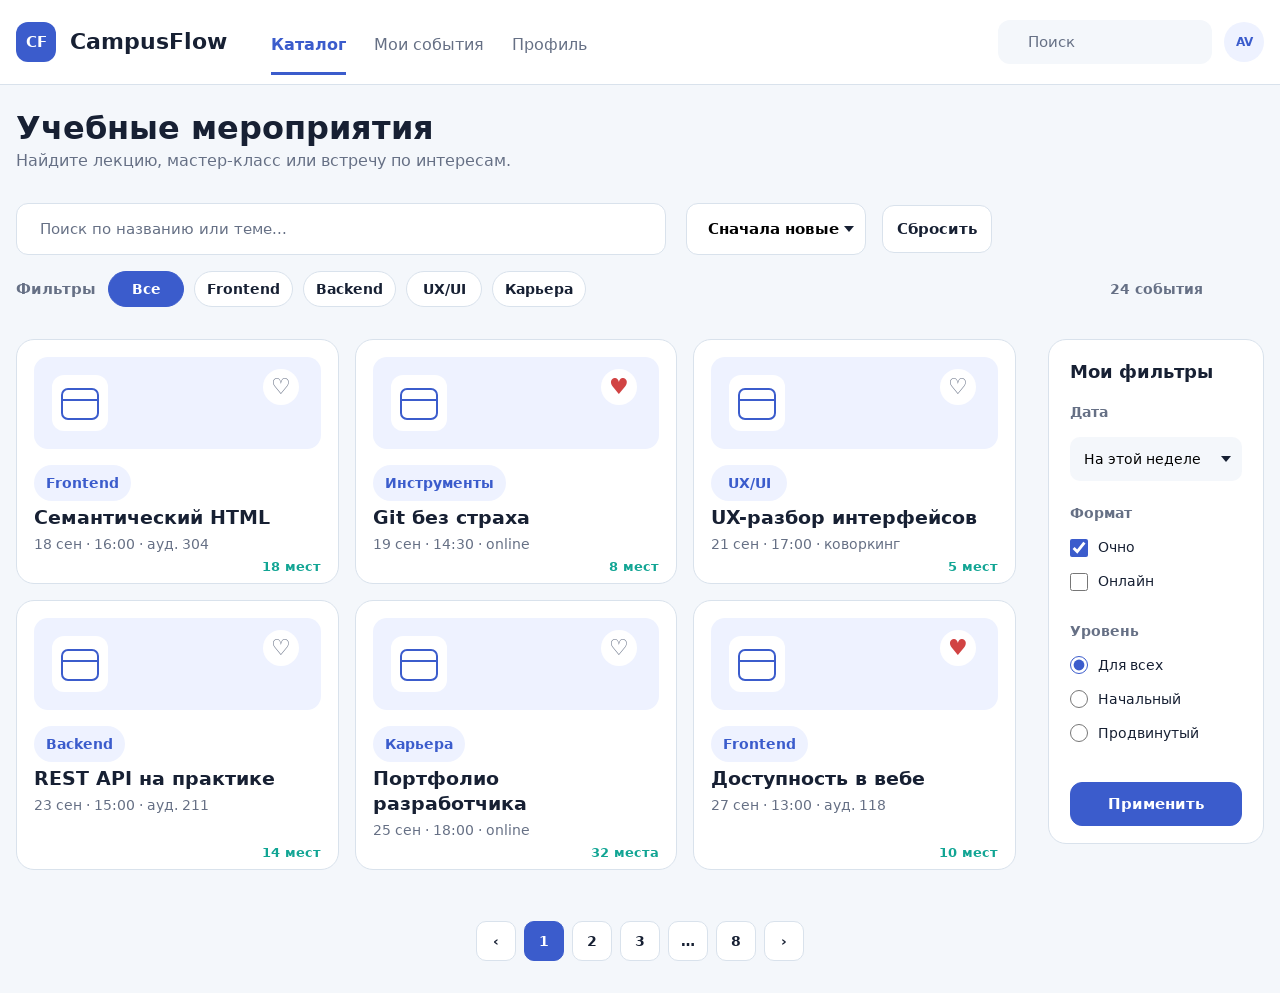
<file: prac3/index.html>
<!doctype html>
<html lang="ru">
<head>
  <meta charset="utf-8">
  <meta name="viewport" content="width=device-width, initial-scale=1">
  <title>Каталог мероприятий</title>
  <link rel="stylesheet" href="css/style.css">
</head>
<body>
  <a class="skip-link" href="#main">Перейти к основному содержимому</a>

  <header class="header">
    <div class="container header__inner">
      <a class="logo" href="index.html">
        <span class="logo__mark" aria-hidden="true">CF</span>
        CampusFlow
      </a>

      <nav class="nav" aria-label="Основная навигация">
        <ul class="nav__list">
          <li><a class="nav__link nav__link--active" href="index.html" aria-current="page">Каталог</a></li>
          <li><a class="nav__link" href="#">Мои события</a></li>
          <li><a class="nav__link" href="#">Профиль</a></li>
        </ul>
      </nav>

      <form class="header__search" action="#" role="search">
        <input type="search" name="q" placeholder="Поиск" aria-label="Поиск по сайту">
      </form>

      <a class="avatar" href="#" aria-label="Мой профиль">AV</a>
    </div>
  </header>

  <main class="container main" id="main">
    <h1 class="page-title">Учебные мероприятия</h1>
    <p class="page-subtitle">Найдите лекцию, мастер-класс или встречу по интересам.</p>

    <form class="toolbar" action="#" aria-label="Поиск мероприятий">
      <input class="toolbar__search" type="search" name="q"
             placeholder="Поиск по названию или теме..." aria-label="Поиск по названию или теме">
      <div class="toolbar__actions">
        <select class="toolbar__sort" name="sort" aria-label="Сортировка">
          <option value="new">Сначала новые</option>
          <option value="old">Сначала старые</option>
        </select>
        <button class="button" type="reset">Сбросить</button>
      </div>
    </form>

    <div class="filters">
      <span class="filters__title" id="filters-title">Фильтры</span>
      <div class="chips" role="group" aria-labelledby="filters-title">
        <button class="chip chip--active" type="button" aria-pressed="true">Все</button>
        <button class="chip" type="button" aria-pressed="false">Frontend</button>
        <button class="chip" type="button" aria-pressed="false">Backend</button>
        <button class="chip" type="button" aria-pressed="false">UX/UI</button>
        <button class="chip" type="button" aria-pressed="false">Карьера</button>
      </div>
      <p class="filters__count">24 события</p>
    </div>

    <div class="layout">
      <section class="cards" aria-label="Мероприятия">
        <article class="card">
          <div class="card__cover">
            <img class="card__icon" src="img/event.svg" alt="">
            <button class="card__fav" type="button" aria-pressed="false" aria-label="В избранное">♡</button>
          </div>
          <p class="card__tag">Frontend</p>
          <h2 class="card__title"><a href="#">Семантический HTML</a></h2>
          <p class="card__meta"><time datetime="2026-09-18T16:00">18 сен · 16:00</time> · ауд. 304</p>
          <p class="card__seats">18 мест</p>
        </article>

        <article class="card">
          <div class="card__cover">
            <img class="card__icon" src="img/event.svg" alt="">
            <button class="card__fav card__fav--active" type="button" aria-pressed="true" aria-label="В избранное">♥</button>
          </div>
          <p class="card__tag">Инструменты</p>
          <h2 class="card__title"><a href="#">Git без страха</a></h2>
          <p class="card__meta"><time datetime="2026-09-19T14:30">19 сен · 14:30</time> · online</p>
          <p class="card__seats">8 мест</p>
        </article>

        <article class="card">
          <div class="card__cover">
            <img class="card__icon" src="img/event.svg" alt="">
            <button class="card__fav" type="button" aria-pressed="false" aria-label="В избранное">♡</button>
          </div>
          <p class="card__tag">UX/UI</p>
          <h2 class="card__title"><a href="#">UX-разбор интерфейсов</a></h2>
          <p class="card__meta"><time datetime="2026-09-21T17:00">21 сен · 17:00</time> · коворкинг</p>
          <p class="card__seats">5 мест</p>
        </article>

        <article class="card">
          <div class="card__cover">
            <img class="card__icon" src="img/event.svg" alt="">
            <button class="card__fav" type="button" aria-pressed="false" aria-label="В избранное">♡</button>
          </div>
          <p class="card__tag">Backend</p>
          <h2 class="card__title"><a href="#">REST API на практике</a></h2>
          <p class="card__meta"><time datetime="2026-09-23T15:00">23 сен · 15:00</time> · ауд. 211</p>
          <p class="card__seats">14 мест</p>
        </article>

        <article class="card">
          <div class="card__cover">
            <img class="card__icon" src="img/event.svg" alt="">
            <button class="card__fav" type="button" aria-pressed="false" aria-label="В избранное">♡</button>
          </div>
          <p class="card__tag">Карьера</p>
          <h2 class="card__title"><a href="#">Портфолио разработчика</a></h2>
          <p class="card__meta"><time datetime="2026-09-25T18:00">25 сен · 18:00</time> · online</p>
          <p class="card__seats">32 места</p>
        </article>

        <article class="card">
          <div class="card__cover">
            <img class="card__icon" src="img/event.svg" alt="">
            <button class="card__fav card__fav--active" type="button" aria-pressed="true" aria-label="В избранное">♥</button>
          </div>
          <p class="card__tag">Frontend</p>
          <h2 class="card__title"><a href="#">Доступность в вебе</a></h2>
          <p class="card__meta"><time datetime="2026-09-27T13:00">27 сен · 13:00</time> · ауд. 118</p>
          <p class="card__seats">10 мест</p>
        </article>
      </section>

      <aside class="sidebar" aria-labelledby="sidebar-title">
        <h2 class="sidebar__title" id="sidebar-title">Мои фильтры</h2>
        <form class="sidebar__form" action="#">
          <label class="sidebar__label" for="date">Дата</label>
          <select class="sidebar__select" id="date" name="date">
            <option value="week">На этой неделе</option>
            <option value="month">В этом месяце</option>
            <option value="any">Любая дата</option>
          </select>

          <fieldset class="sidebar__group">
            <legend class="sidebar__label">Формат</legend>
            <label class="sidebar__option"><input type="checkbox" name="format" value="offline" checked> Очно</label>
            <label class="sidebar__option"><input type="checkbox" name="format" value="online"> Онлайн</label>
          </fieldset>

          <fieldset class="sidebar__group sidebar__group--level">
            <legend class="sidebar__label">Уровень</legend>
            <label class="sidebar__option"><input type="radio" name="level" value="all" checked> Для всех</label>
            <label class="sidebar__option"><input type="radio" name="level" value="beginner"> Начальный</label>
            <label class="sidebar__option"><input type="radio" name="level" value="advanced"> Продвинутый</label>
          </fieldset>

          <button class="button button--primary" type="submit">Применить</button>
        </form>
      </aside>
    </div>

    <nav class="pagination" aria-label="Страницы каталога">
      <a class="pagination__item" href="#" aria-label="Предыдущая страница">‹</a>
      <a class="pagination__item pagination__item--current" href="#" aria-current="page">1</a>
      <a class="pagination__item" href="#">2</a>
      <a class="pagination__item" href="#">3</a>
      <span class="pagination__item">…</span>
      <a class="pagination__item" href="#">8</a>
      <a class="pagination__item" href="#" aria-label="Следующая страница">›</a>
    </nav>
  </main>
</body>
</html>
</file>
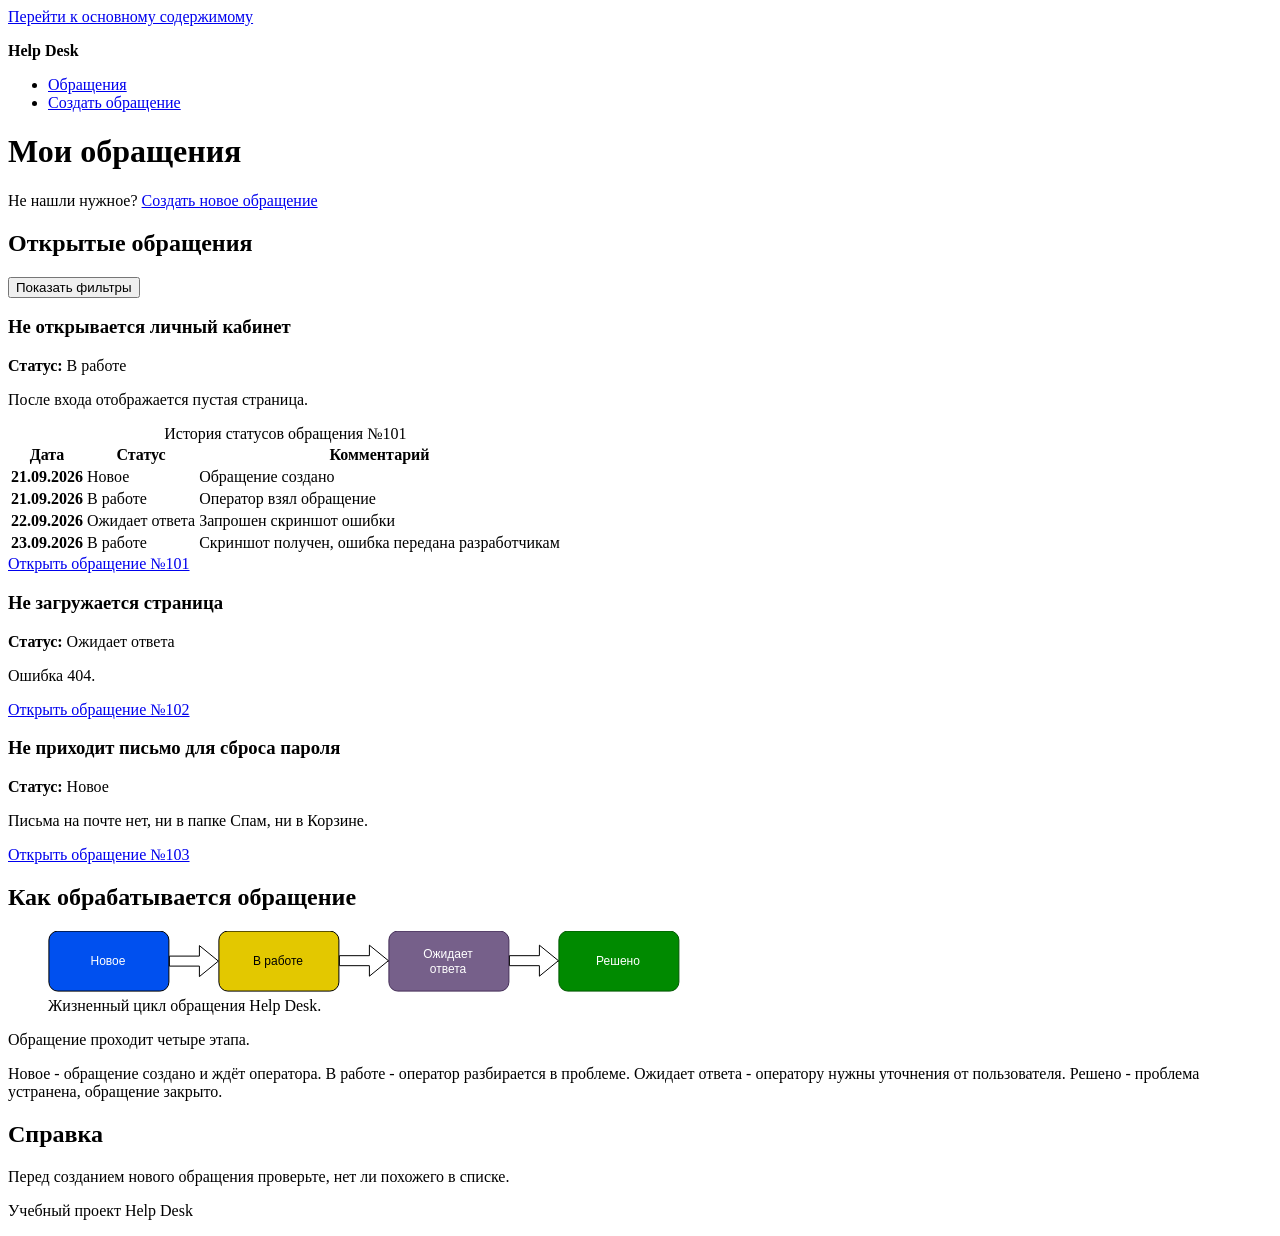
<file: prac2it/semantic-html/index.html>
<!doctype html>
<html lang="ru">
<head>
 <meta charset="utf-8">
 <meta name="viewport" content="width=device-width, initial-scale=1">
 <title>Мои обращения</title>
</head>
<body>
 <a href="#main-content">Перейти к основному содержимому</a>
 <header>
 <p><strong>Help Desk</strong></p>
 </header>
 <nav aria-label="Основная навигация">
 <ul>
 <li><a href="index.html">Обращения</a></li>
 <li><a href="create-ticket.html">Создать обращение</a></li>
 </ul>
 </nav>
 <main id="main-content">

<h1>Мои обращения</h1>
Не нашли нужное? <a href="create-ticket.html">Создать новое обращение</a>

<section aria-labelledby="open-tickets-heading">
    <h2 id="open-tickets-heading">Открытые обращения</h2>
  
    <button type="button"
            id="filter-toggle"
            aria-expanded="false"
            aria-controls="filters">Показать фильтры</button>

    <div id="filters" hidden>
        <label for="status-filter">Статус</label>
        <select id="status-filter">
            <option value="all">Все</option>
            <option value="new">Новые</option>
            <option value="progress">В работе</option>
            <option value="waiting">Ожидают ответа</option>
        </select>
    </div>

        <article>
        <h3>Не открывается личный кабинет</h3>
        <p><strong>Статус:</strong> В работе</p>
        <p>После входа отображается пустая страница.</p>

        <table>
            <caption>История статусов обращения №101</caption>
            <thead>
                <tr>
                    <th scope="col">Дата</th>
                    <th scope="col">Статус</th>
                    <th scope="col">Комментарий</th>
                </tr>
            </thead>
            <tbody>
                <tr>
                    <th scope="row">21.09.2026</th>
                    <td>Новое</td>
                    <td>Обращение создано</td>
                </tr>
                <tr>
                    <th scope="row">21.09.2026</th>
                    <td>В работе</td>
                    <td>Оператор взял обращение</td>
                </tr>
                <tr>
                    <th scope="row">22.09.2026</th>
                    <td>Ожидает ответа</td>
                    <td>Запрошен скриншот ошибки</td>
                </tr>
                <tr>
                    <th scope="row">23.09.2026</th>
                    <td>В работе</td>
                    <td>Скриншот получен, ошибка передана разработчикам</td>
                </tr>
            </tbody>
        </table>

        <a href="ticket-101.html">Открыть обращение №101</a>
    </article>

    <article>
        <h3>Не загружается страница</h3>
        <p><strong>Статус:</strong> Ожидает ответа</p>
        <p>Ошибка 404.</p>
        <a href="ticket-102.html">Открыть обращение №102</a>
    </article>

    <article>
        <h3>Не приходит письмо для сброса пароля</h3>
        <p><strong>Статус:</strong> Новое</p>
        <p>Письма на почте нет, ни в папке Спам, ни в Корзине.</p>
        <a href="ticket-103.html">Открыть обращение №103</a>
    </article>

</section>

<section aria-labelledby="lifecycle-heading">
    <h2 id="lifecycle-heading">Как обрабатывается обращение</h2>

    <figure>
        <img src="assets/images/CilkZayvka.drawio.svg" alt="Схема этапов обращения: новое, в работе, ожидает ответа, решено">
        <figcaption>Жизненный цикл обращения Help Desk.</figcaption>
    </figure>

    <p>Обращение проходит четыре этапа.</p>
    Новое - обращение создано и ждёт оператора.
    В работе - оператор разбирается в проблеме.
    Ожидает ответа - оператору нужны уточнения от пользователя. Решено - проблема устранена, обращение закрыто.
</section>

<section aria-labelledby="help-heading">
    <h2 id="help-heading">Справка</h2>
    <p>Перед созданием нового обращения проверьте, нет ли похожего в списке.</p>
</section>

 </main>
 <footer>
 <p>Учебный проект Help Desk</p>
 </footer>

  <script>
    const button = document.querySelector('#filter-toggle');
    const filters = document.querySelector('#filters');

    button.addEventListener('click', () => {
        const isOpen = button.getAttribute('aria-expanded') === 'true';
        button.setAttribute('aria-expanded', String(!isOpen));
        filters.hidden = isOpen;
        button.textContent = isOpen ? 'Показать фильтры' : 'Скрыть фильтры';
    });
 </script>
 
</body>
</html>
</file>
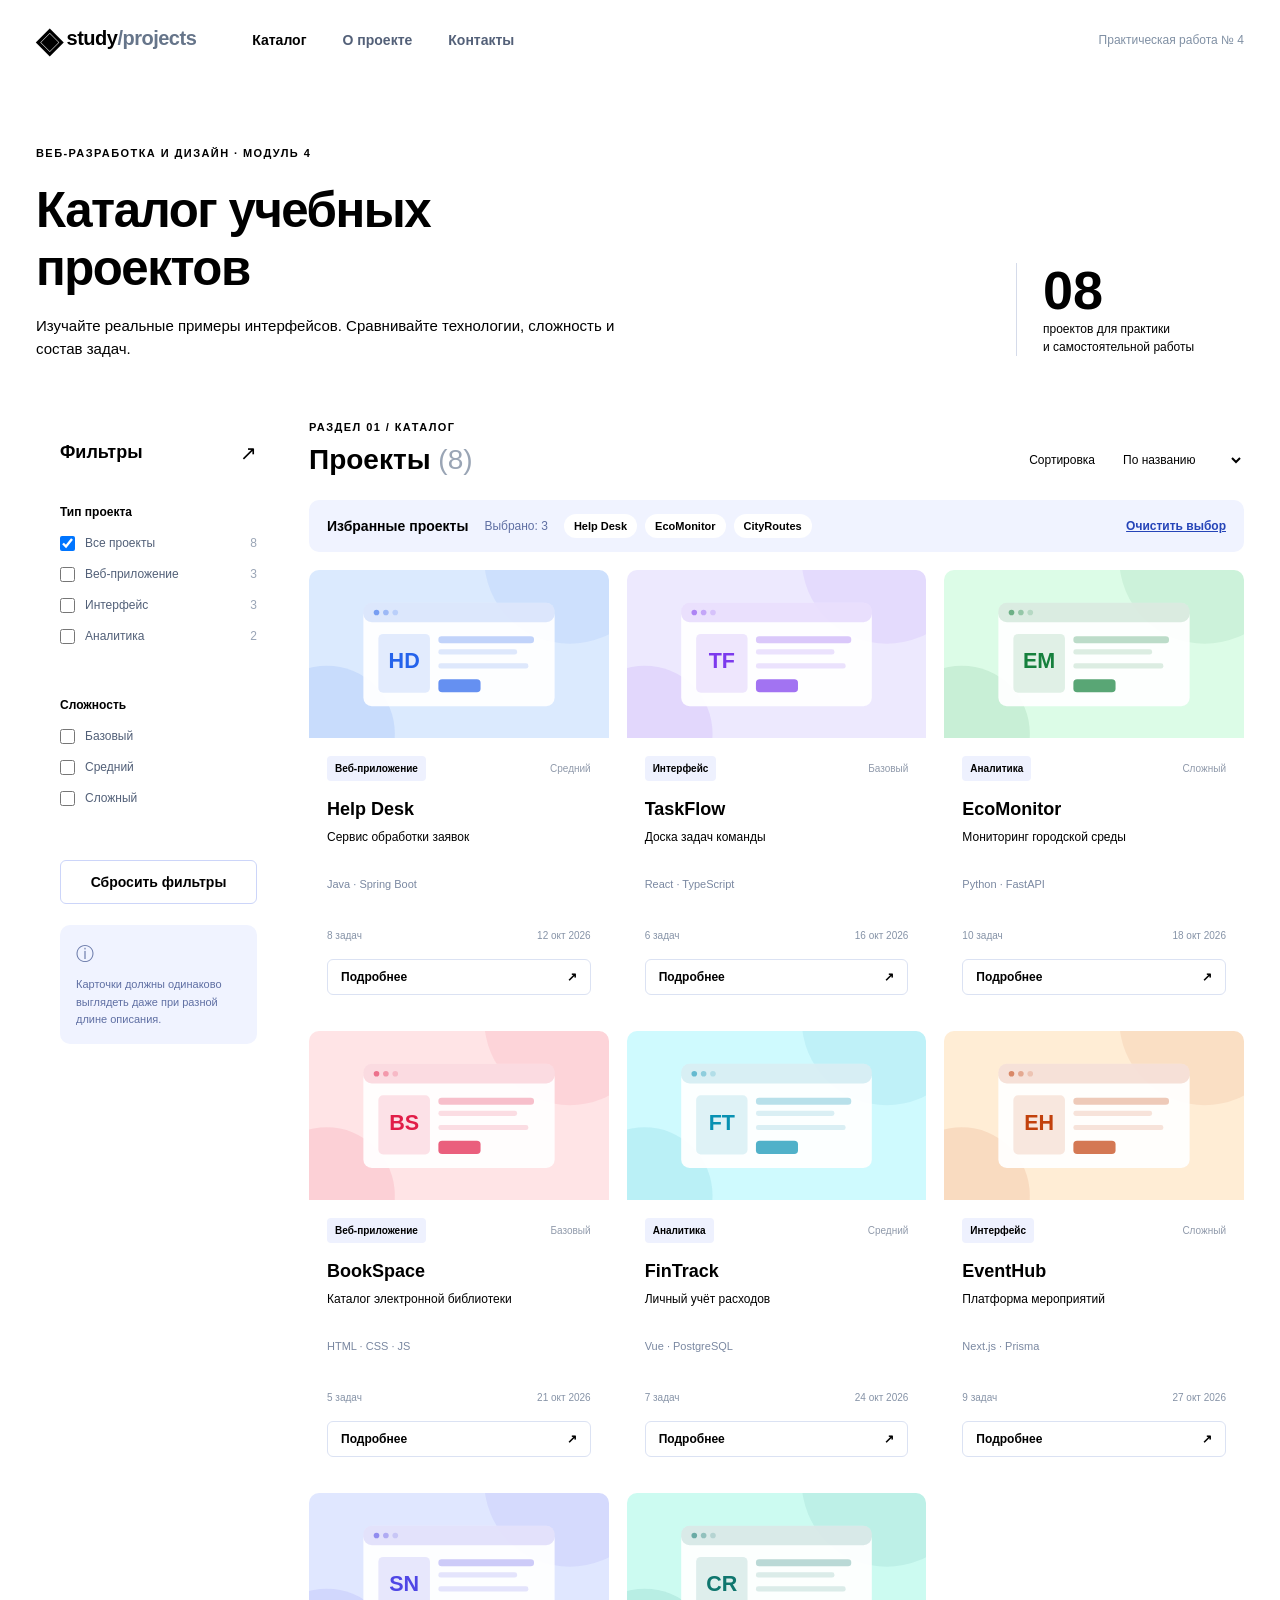
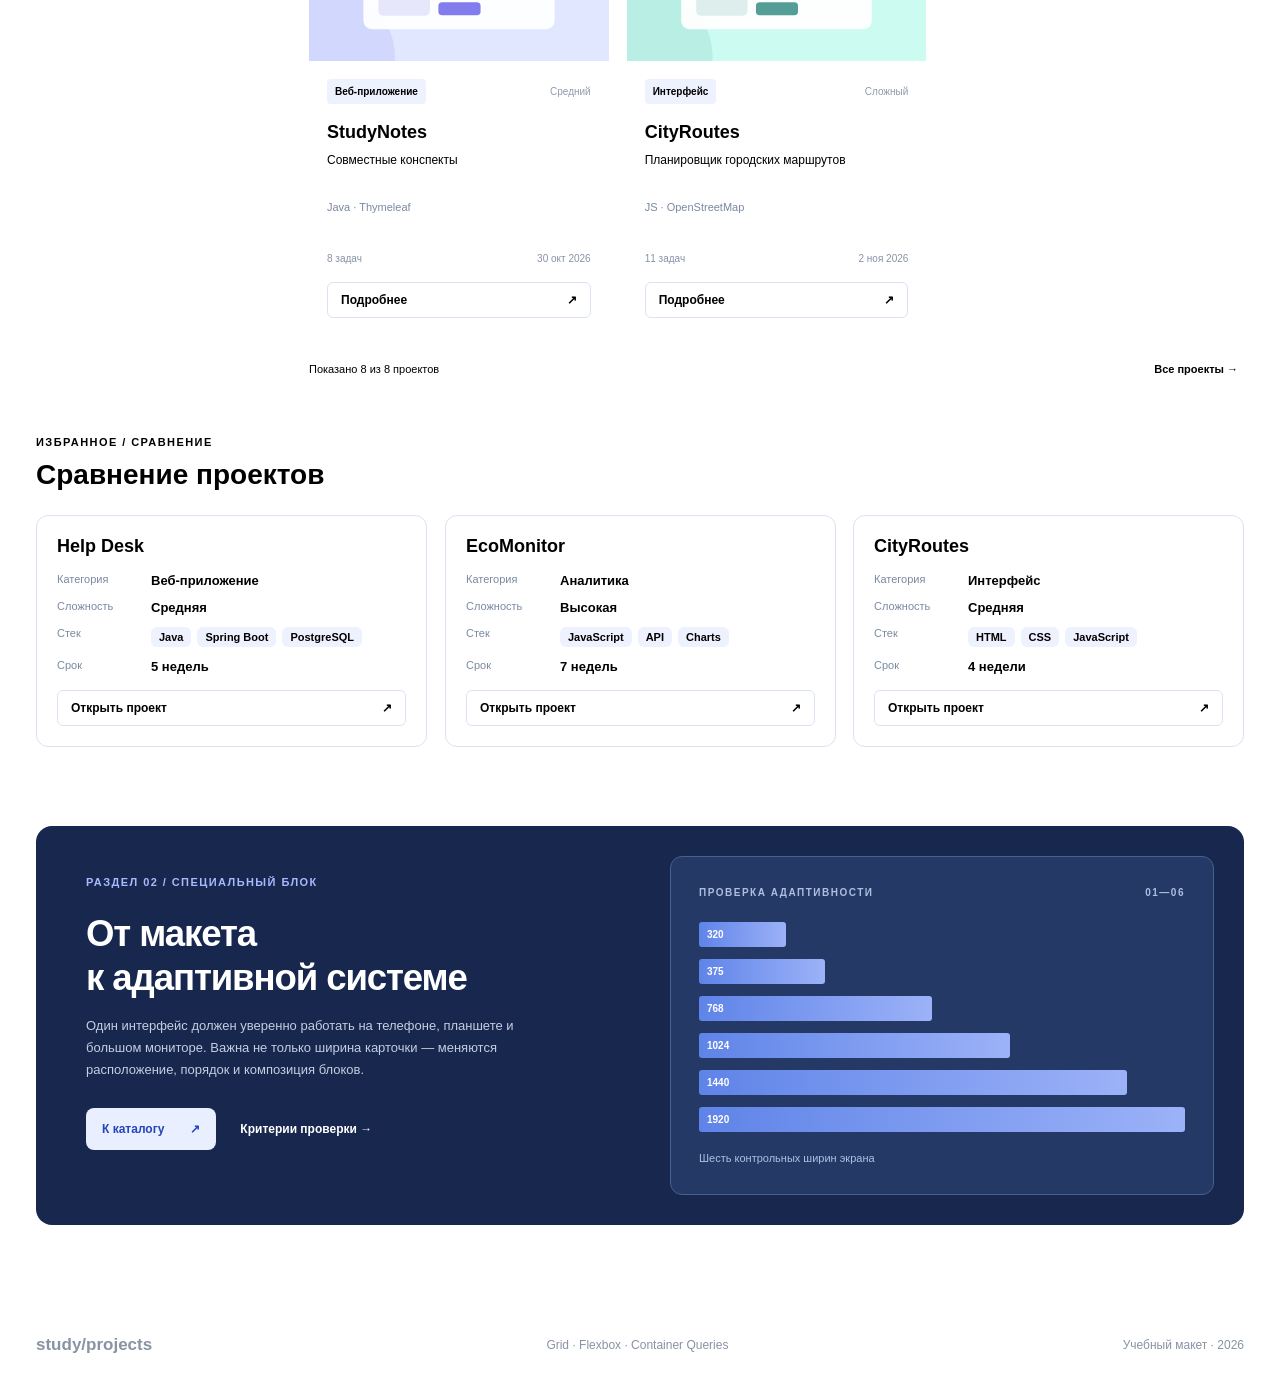
<file: prac4/student-starter+/index.html>
<!doctype html><html lang="ru"><head><meta charset="utf-8"><meta name="viewport" content="width=device-width,initial-scale=1"><title>Практическая № 4 — каталог учебных проектов</title><link rel="stylesheet" href="styles.css"></head><body>
<header class="site-header"><div class="container header-inner"><a class="brand" href="#"><span class="brand-icon">◈</span> study<span class="brand-light">/projects</span></a><nav aria-label="Главное меню"><a href="#projects" class="nav-active">Каталог</a><a href="#project-info">О проекте</a><a href="#footer">Контакты</a></nav><span class="header-note">Практическая работа № 4</span></div></header>
<main class="container"><section class="hero"><div><span class="eyebrow">ВЕБ-РАЗРАБОТКА И ДИЗАЙН · МОДУЛЬ 4</span><h1>Каталог учебных<br class="desktop-break"> проектов</h1><p>Изучайте реальные примеры интерфейсов. Сравнивайте технологии, сложность и состав задач.</p></div><div class="hero-stat"><strong>08</strong><span>проектов для практики<br>и самостоятельной работы</span></div></section>
<div class="content-layout"><aside class="filters" aria-label="Фильтры"><div class="sidebar-title"><h2>Фильтры</h2><span>↗</span></div><fieldset><legend>Тип проекта</legend><label><input type="checkbox" checked> Все проекты <em>8</em></label><label><input type="checkbox"> Веб-приложение <em>3</em></label><label><input type="checkbox"> Интерфейс <em>3</em></label><label><input type="checkbox"> Аналитика <em>2</em></label></fieldset><fieldset><legend>Сложность</legend><label><input type="checkbox"> Базовый</label><label><input type="checkbox"> Средний</label><label><input type="checkbox"> Сложный</label></fieldset><button type="button" class="reset">Сбросить фильтры</button><div class="aside-tip"><span>ⓘ</span><p>Карточки должны одинаково выглядеть даже при разной длине описания.</p></div></aside>
<section id="projects" class="projects" aria-labelledby="catalog-title"><div class="section-heading"><div><span class="eyebrow">РАЗДЕЛ 01 / КАТАЛОГ</span><h2 id="catalog-title">Проекты <span class="count">(8)</span></h2></div><div class="sort"><label for="sort">Сортировка</label><select id="sort"><option>По названию</option><option>По сложности</option></select></div></div><section class="favorites" aria-labelledby="favorites-title">
  <h3 id="favorites-title">Избранные проекты</h3>
  <p class="favorites-count">Выбрано: 3</p>
  <ul class="favorites-list">
    <li>Help Desk</li>
    <li>EcoMonitor</li>
    <li>CityRoutes</li>
  </ul>
  <button type="button" class="favorites-clear">Очистить выбор</button>
</section><div class="cards-grid"><article class="project-card"><img class="project-cover" src="assets/help.svg" alt="Иллюстрация проекта Help Desk"><div class="project-body"><div class="card-top"><span class="badge">Веб-приложение</span><span class="level">Средний</span></div><h3>Help Desk</h3><p class="project-description">Сервис обработки заявок</p><p class="tech">Java · Spring Boot</p><div class="card-bottom"><span>8 задач</span><span>12 окт 2026</span></div><a class="card-link" href="#project-info">Подробнее <span aria-hidden="true">↗</span></a></div></article>
<article class="project-card"><img class="project-cover" src="assets/tasks.svg" alt="Иллюстрация проекта TaskFlow"><div class="project-body"><div class="card-top"><span class="badge">Интерфейс</span><span class="level">Базовый</span></div><h3>TaskFlow</h3><p class="project-description">Доска задач команды</p><p class="tech">React · TypeScript</p><div class="card-bottom"><span>6 задач</span><span>16 окт 2026</span></div><a class="card-link" href="#project-info">Подробнее <span aria-hidden="true">↗</span></a></div></article>
<article class="project-card"><img class="project-cover" src="assets/eco.svg" alt="Иллюстрация проекта EcoMonitor"><div class="project-body"><div class="card-top"><span class="badge">Аналитика</span><span class="level">Сложный</span></div><h3>EcoMonitor</h3><p class="project-description">Мониторинг городской среды</p><p class="tech">Python · FastAPI</p><div class="card-bottom"><span>10 задач</span><span>18 окт 2026</span></div><a class="card-link" href="#project-info">Подробнее <span aria-hidden="true">↗</span></a></div></article>
<article class="project-card"><img class="project-cover" src="assets/books.svg" alt="Иллюстрация проекта BookSpace"><div class="project-body"><div class="card-top"><span class="badge">Веб-приложение</span><span class="level">Базовый</span></div><h3>BookSpace</h3><p class="project-description">Каталог электронной библиотеки</p><p class="tech">HTML · CSS · JS</p><div class="card-bottom"><span>5 задач</span><span>21 окт 2026</span></div><a class="card-link" href="#project-info">Подробнее <span aria-hidden="true">↗</span></a></div></article>
<article class="project-card"><img class="project-cover" src="assets/finance.svg" alt="Иллюстрация проекта FinTrack"><div class="project-body"><div class="card-top"><span class="badge">Аналитика</span><span class="level">Средний</span></div><h3>FinTrack</h3><p class="project-description">Личный учёт расходов</p><p class="tech">Vue · PostgreSQL</p><div class="card-bottom"><span>7 задач</span><span>24 окт 2026</span></div><a class="card-link" href="#project-info">Подробнее <span aria-hidden="true">↗</span></a></div></article>
<article class="project-card"><img class="project-cover" src="assets/events.svg" alt="Иллюстрация проекта EventHub"><div class="project-body"><div class="card-top"><span class="badge">Интерфейс</span><span class="level">Сложный</span></div><h3>EventHub</h3><p class="project-description">Платформа мероприятий</p><p class="tech">Next.js · Prisma</p><div class="card-bottom"><span>9 задач</span><span>27 окт 2026</span></div><a class="card-link" href="#project-info">Подробнее <span aria-hidden="true">↗</span></a></div></article>
<article class="project-card"><img class="project-cover" src="assets/notes.svg" alt="Иллюстрация проекта StudyNotes"><div class="project-body"><div class="card-top"><span class="badge">Веб-приложение</span><span class="level">Средний</span></div><h3>StudyNotes</h3><p class="project-description">Совместные конспекты</p><p class="tech">Java · Thymeleaf</p><div class="card-bottom"><span>8 задач</span><span>30 окт 2026</span></div><a class="card-link" href="#project-info">Подробнее <span aria-hidden="true">↗</span></a></div></article>
<article class="project-card"><img class="project-cover" src="assets/routes.svg" alt="Иллюстрация проекта CityRoutes"><div class="project-body"><div class="card-top"><span class="badge">Интерфейс</span><span class="level">Сложный</span></div><h3>CityRoutes</h3><p class="project-description">Планировщик городских маршрутов</p><p class="tech">JS · OpenStreetMap</p><div class="card-bottom"><span>11 задач</span><span>2 ноя 2026</span></div><a class="card-link" href="#project-info">Подробнее <span aria-hidden="true">↗</span></a></div></article></div><div class="pagination"><span>Показано 8 из 8 проектов</span><button type="button">Все проекты <span aria-hidden="true">→</span></button></div></section></div>
<section class="compare" aria-labelledby="compare-title">
  <span class="eyebrow">ИЗБРАННОЕ / СРАВНЕНИЕ</span>
  <h2 id="compare-title">Сравнение проектов</h2>
  <div class="compare-grid">
    <article class="compare-card">
      <h3>Help Desk</h3>
      <dl class="compare-details">
        <div><dt>Категория</dt><dd>Веб-приложение</dd></div>
        <div><dt>Сложность</dt><dd>Средняя</dd></div>
        <div><dt>Стек</dt><dd><ul class="stack"><li>Java</li><li>Spring Boot</li><li>PostgreSQL</li></ul></dd></div>
        <div><dt>Срок</dt><dd>5 недель</dd></div>
      </dl>
      <a class="card-link" href="#projects">Открыть проект <span aria-hidden="true">↗</span></a>
    </article>
    <article class="compare-card">
      <h3>EcoMonitor</h3>
      <dl class="compare-details">
        <div><dt>Категория</dt><dd>Аналитика</dd></div>
        <div><dt>Сложность</dt><dd>Высокая</dd></div>
        <div><dt>Стек</dt><dd><ul class="stack"><li>JavaScript</li><li>API</li><li>Charts</li></ul></dd></div>
        <div><dt>Срок</dt><dd>7 недель</dd></div>
      </dl>
      <a class="card-link" href="#projects">Открыть проект <span aria-hidden="true">↗</span></a>
    </article>
    <article class="compare-card">
      <h3>CityRoutes</h3>
      <dl class="compare-details">
        <div><dt>Категория</dt><dd>Интерфейс</dd></div>
        <div><dt>Сложность</dt><dd>Средняя</dd></div>
        <div><dt>Стек</dt><dd><ul class="stack"><li>HTML</li><li>CSS</li><li>JavaScript</li></ul></dd></div>
        <div><dt>Срок</dt><dd>4 недели</dd></div>
      </dl>
      <a class="card-link" href="#projects">Открыть проект <span aria-hidden="true">↗</span></a>
    </article>
  </div>
</section>
<section class="feature" id="project-info"><div class="feature-inner"><div class="feature-copy"><span class="eyebrow">РАЗДЕЛ 02 / СПЕЦИАЛЬНЫЙ БЛОК</span><h2>От макета<br>к адаптивной системе</h2><p>Один интерфейс должен уверенно работать на телефоне, планшете и большом мониторе. Важна не только ширина карточки — меняются расположение, порядок и композиция блоков.</p><div class="feature-actions"><a href="#projects" class="primary">К каталогу <span>↗</span></a><a href="#footer" class="secondary">Критерии проверки →</a></div></div><div class="feature-panel"><div class="mini-title"><span>ПРОВЕРКА АДАПТИВНОСТИ</span><span>01—06</span></div><div class="viewport-bars"><span style="--w:18%">320</span><span style="--w:26%">375</span><span style="--w:48%">768</span><span style="--w:64%">1024</span><span style="--w:88%">1440</span><span style="--w:100%">1920</span></div><p>Шесть контрольных ширин экрана</p></div></div></section>
</main><footer id="footer"><div class="container footer-inner"><strong>study/projects</strong><span>Grid · Flexbox · Container Queries</span><span>Учебный макет · 2026</span></div></footer></body></html>
</file>
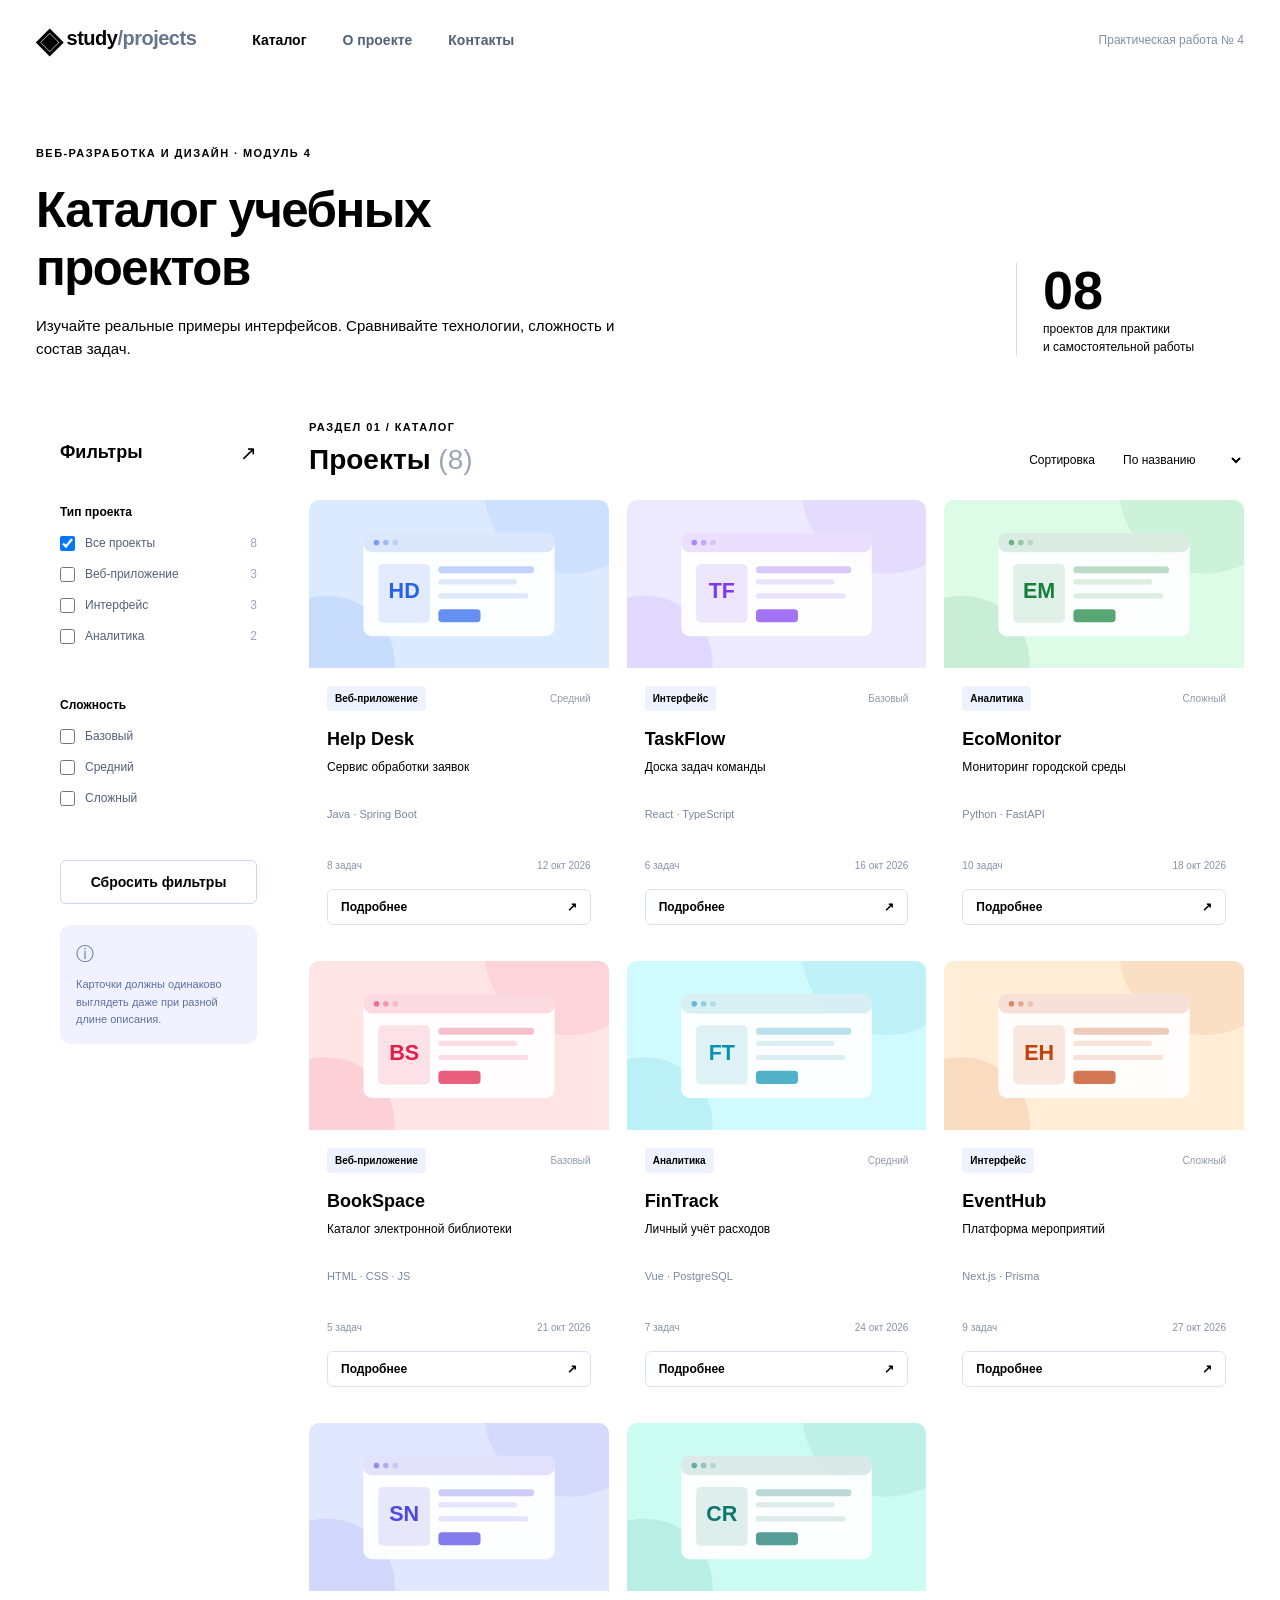
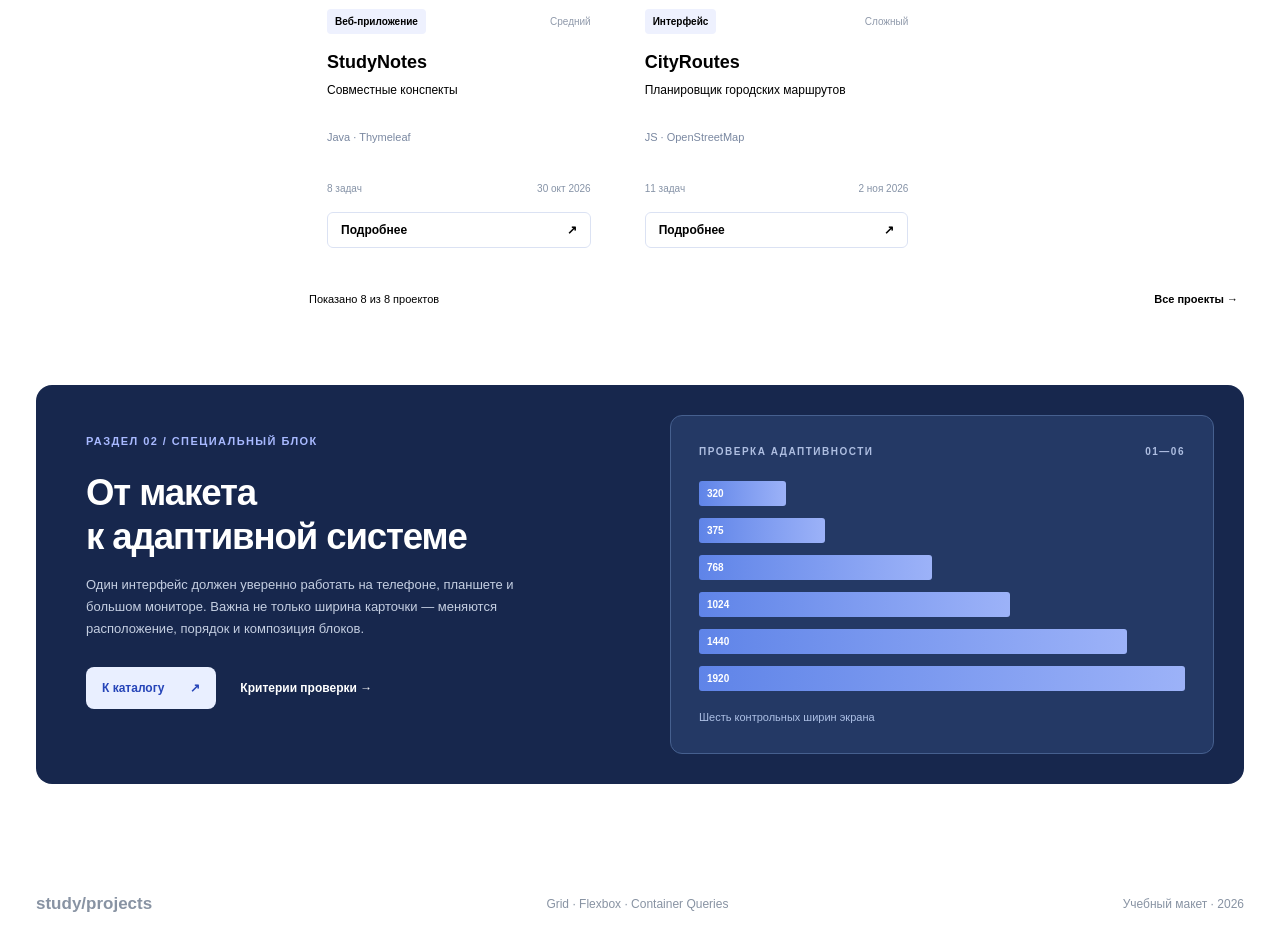
<file: prac4/student-starter/index.html>
<!doctype html><html lang="ru"><head><meta charset="utf-8"><meta name="viewport" content="width=device-width,initial-scale=1"><title>Практическая № 4 — каталог учебных проектов</title><link rel="stylesheet" href="styles.css"></head><body>
<header class="site-header"><div class="container header-inner"><a class="brand" href="#"><span class="brand-icon">◈</span> study<span class="brand-light">/projects</span></a><nav aria-label="Главное меню"><a href="#projects" class="nav-active">Каталог</a><a href="#project-info">О проекте</a><a href="#footer">Контакты</a></nav><span class="header-note">Практическая работа № 4</span></div></header>
<main class="container"><section class="hero"><div><span class="eyebrow">ВЕБ-РАЗРАБОТКА И ДИЗАЙН · МОДУЛЬ 4</span><h1>Каталог учебных<br class="desktop-break"> проектов</h1><p>Изучайте реальные примеры интерфейсов. Сравнивайте технологии, сложность и состав задач.</p></div><div class="hero-stat"><strong>08</strong><span>проектов для практики<br>и самостоятельной работы</span></div></section>
<div class="content-layout"><aside class="filters" aria-label="Фильтры"><div class="sidebar-title"><h2>Фильтры</h2><span>↗</span></div><fieldset><legend>Тип проекта</legend><label><input type="checkbox" checked> Все проекты <em>8</em></label><label><input type="checkbox"> Веб-приложение <em>3</em></label><label><input type="checkbox"> Интерфейс <em>3</em></label><label><input type="checkbox"> Аналитика <em>2</em></label></fieldset><fieldset><legend>Сложность</legend><label><input type="checkbox"> Базовый</label><label><input type="checkbox"> Средний</label><label><input type="checkbox"> Сложный</label></fieldset><button type="button" class="reset">Сбросить фильтры</button><div class="aside-tip"><span>ⓘ</span><p>Карточки должны одинаково выглядеть даже при разной длине описания.</p></div></aside>
<section id="projects" class="projects" aria-labelledby="catalog-title"><div class="section-heading"><div><span class="eyebrow">РАЗДЕЛ 01 / КАТАЛОГ</span><h2 id="catalog-title">Проекты <span class="count">(8)</span></h2></div><div class="sort"><label for="sort">Сортировка</label><select id="sort"><option>По названию</option><option>По сложности</option></select></div></div><div class="cards-grid"><article class="project-card"><img class="project-cover" src="assets/help.svg" alt="Иллюстрация проекта Help Desk"><div class="project-body"><div class="card-top"><span class="badge">Веб-приложение</span><span class="level">Средний</span></div><h3>Help Desk</h3><p class="project-description">Сервис обработки заявок</p><p class="tech">Java · Spring Boot</p><div class="card-bottom"><span>8 задач</span><span>12 окт 2026</span></div><a class="card-link" href="#project-info">Подробнее <span aria-hidden="true">↗</span></a></div></article>
<article class="project-card"><img class="project-cover" src="assets/tasks.svg" alt="Иллюстрация проекта TaskFlow"><div class="project-body"><div class="card-top"><span class="badge">Интерфейс</span><span class="level">Базовый</span></div><h3>TaskFlow</h3><p class="project-description">Доска задач команды</p><p class="tech">React · TypeScript</p><div class="card-bottom"><span>6 задач</span><span>16 окт 2026</span></div><a class="card-link" href="#project-info">Подробнее <span aria-hidden="true">↗</span></a></div></article>
<article class="project-card"><img class="project-cover" src="assets/eco.svg" alt="Иллюстрация проекта EcoMonitor"><div class="project-body"><div class="card-top"><span class="badge">Аналитика</span><span class="level">Сложный</span></div><h3>EcoMonitor</h3><p class="project-description">Мониторинг городской среды</p><p class="tech">Python · FastAPI</p><div class="card-bottom"><span>10 задач</span><span>18 окт 2026</span></div><a class="card-link" href="#project-info">Подробнее <span aria-hidden="true">↗</span></a></div></article>
<article class="project-card"><img class="project-cover" src="assets/books.svg" alt="Иллюстрация проекта BookSpace"><div class="project-body"><div class="card-top"><span class="badge">Веб-приложение</span><span class="level">Базовый</span></div><h3>BookSpace</h3><p class="project-description">Каталог электронной библиотеки</p><p class="tech">HTML · CSS · JS</p><div class="card-bottom"><span>5 задач</span><span>21 окт 2026</span></div><a class="card-link" href="#project-info">Подробнее <span aria-hidden="true">↗</span></a></div></article>
<article class="project-card"><img class="project-cover" src="assets/finance.svg" alt="Иллюстрация проекта FinTrack"><div class="project-body"><div class="card-top"><span class="badge">Аналитика</span><span class="level">Средний</span></div><h3>FinTrack</h3><p class="project-description">Личный учёт расходов</p><p class="tech">Vue · PostgreSQL</p><div class="card-bottom"><span>7 задач</span><span>24 окт 2026</span></div><a class="card-link" href="#project-info">Подробнее <span aria-hidden="true">↗</span></a></div></article>
<article class="project-card"><img class="project-cover" src="assets/events.svg" alt="Иллюстрация проекта EventHub"><div class="project-body"><div class="card-top"><span class="badge">Интерфейс</span><span class="level">Сложный</span></div><h3>EventHub</h3><p class="project-description">Платформа мероприятий</p><p class="tech">Next.js · Prisma</p><div class="card-bottom"><span>9 задач</span><span>27 окт 2026</span></div><a class="card-link" href="#project-info">Подробнее <span aria-hidden="true">↗</span></a></div></article>
<article class="project-card"><img class="project-cover" src="assets/notes.svg" alt="Иллюстрация проекта StudyNotes"><div class="project-body"><div class="card-top"><span class="badge">Веб-приложение</span><span class="level">Средний</span></div><h3>StudyNotes</h3><p class="project-description">Совместные конспекты</p><p class="tech">Java · Thymeleaf</p><div class="card-bottom"><span>8 задач</span><span>30 окт 2026</span></div><a class="card-link" href="#project-info">Подробнее <span aria-hidden="true">↗</span></a></div></article>
<article class="project-card"><img class="project-cover" src="assets/routes.svg" alt="Иллюстрация проекта CityRoutes"><div class="project-body"><div class="card-top"><span class="badge">Интерфейс</span><span class="level">Сложный</span></div><h3>CityRoutes</h3><p class="project-description">Планировщик городских маршрутов</p><p class="tech">JS · OpenStreetMap</p><div class="card-bottom"><span>11 задач</span><span>2 ноя 2026</span></div><a class="card-link" href="#project-info">Подробнее <span aria-hidden="true">↗</span></a></div></article></div><div class="pagination"><span>Показано 8 из 8 проектов</span><button type="button">Все проекты <span aria-hidden="true">→</span></button></div></section></div>
<section class="feature" id="project-info"><div class="feature-inner"><div class="feature-copy"><span class="eyebrow">РАЗДЕЛ 02 / СПЕЦИАЛЬНЫЙ БЛОК</span><h2>От макета<br>к адаптивной системе</h2><p>Один интерфейс должен уверенно работать на телефоне, планшете и большом мониторе. Важна не только ширина карточки — меняются расположение, порядок и композиция блоков.</p><div class="feature-actions"><a href="#projects" class="primary">К каталогу <span>↗</span></a><a href="#footer" class="secondary">Критерии проверки →</a></div></div><div class="feature-panel"><div class="mini-title"><span>ПРОВЕРКА АДАПТИВНОСТИ</span><span>01—06</span></div><div class="viewport-bars"><span style="--w:18%">320</span><span style="--w:26%">375</span><span style="--w:48%">768</span><span style="--w:64%">1024</span><span style="--w:88%">1440</span><span style="--w:100%">1920</span></div><p>Шесть контрольных ширин экрана</p></div></div></section>
</main><footer id="footer"><div class="container footer-inner"><strong>study/projects</strong><span>Grid · Flexbox · Container Queries</span><span>Учебный макет · 2026</span></div></footer></body></html>
</file>
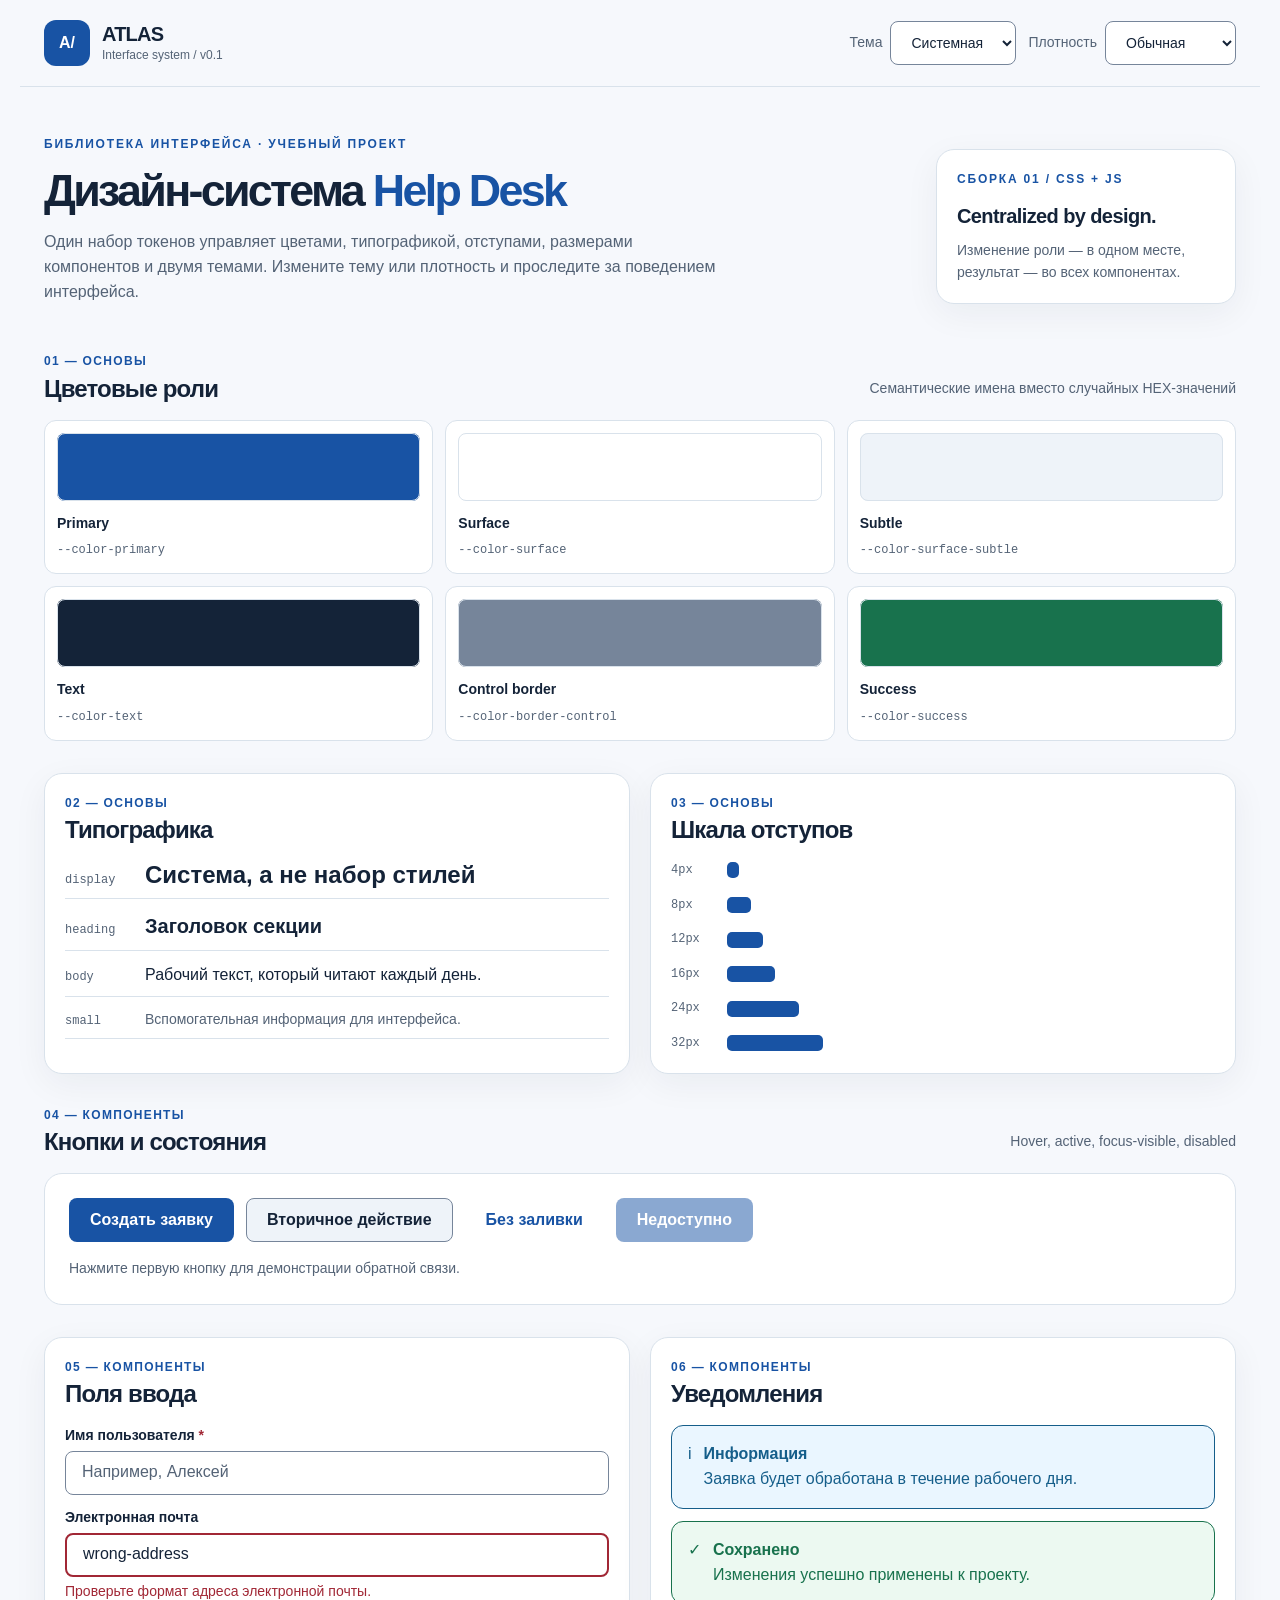
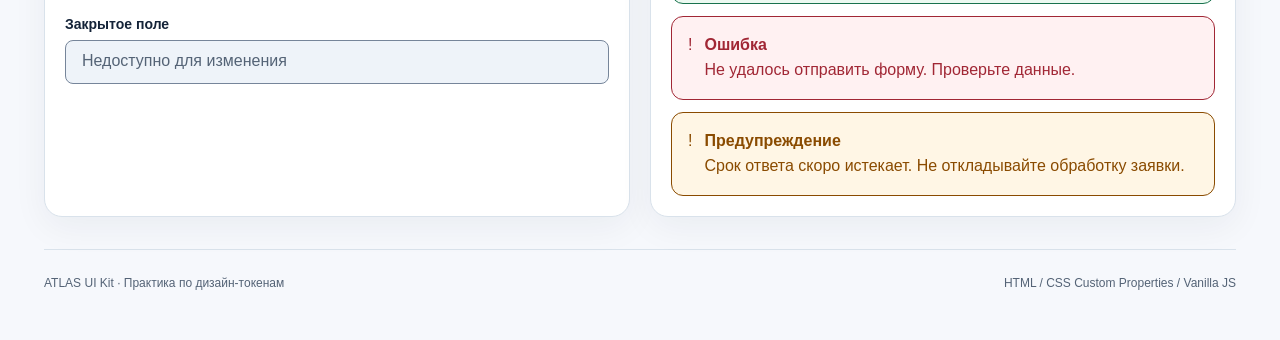
<file: prac5/ATLAS_UI_Kit_start/index.html>
<!doctype html>
<html lang="ru">
<head>
  <meta charset="utf-8">
  <meta name="viewport" content="width=device-width, initial-scale=1">
  <meta name="color-scheme" content="light dark">
  <title>ATLAS UI Kit — дизайн-система Help Desk</title>
  <link rel="stylesheet" href="css/tokens.css">
  <link rel="stylesheet" href="css/components.css">
  <script src="js/theme.js" defer></script>
</head>
<body>
  <div class="app-shell">
    <header class="topbar">
      <a class="brand" href="#main" aria-label="ATLAS UI Kit — к содержимому">
        <span class="brand__mark" aria-hidden="true">A/</span>
        <span><strong>ATLAS</strong><small>Interface system / v0.1</small></span>
      </a>
      <div class="toolbar" aria-label="Настройки отображения">
        <div class="toolbar__field">
          <label for="theme-select">Тема</label>
          <select id="theme-select" class="select select--toolbar">
            <option value="auto">Системная</option>
            <option value="light">Светлая</option>
            <option value="dark">Тёмная</option>
          </select>
        </div>
        <div class="toolbar__field">
          <label for="density-select">Плотность</label>
          <select id="density-select" class="select select--toolbar">
            <option value="normal">Обычная</option>
            <option value="compact">Компактная</option>
          </select>
        </div>
      </div>
    </header>

    <main id="main" class="main">
      <section class="hero" aria-labelledby="page-title">
        <div>
          <p class="eyebrow">Библиотека интерфейса · Учебный проект</p>
          <h1 id="page-title">Дизайн-система <span>Help Desk</span></h1>
          <p class="hero__lead">Один набор токенов управляет цветами, типографикой, отступами, размерами компонентов и двумя темами. Измените тему или плотность и проследите за поведением интерфейса.</p>
        </div>
        <div class="hero__aside">
          <p class="eyebrow">Сборка 01 / CSS + JS</p>
          <strong>Centralized by design.</strong>
          <span>Изменение роли — в одном месте, результат — во всех компонентах.</span>
        </div>
      </section>

      <section class="section" aria-labelledby="colors-title">
        <div class="section__heading"><div><p class="section__number">01 — ОСНОВЫ</p><h2 id="colors-title">Цветовые роли</h2></div><p>Семантические имена вместо случайных HEX-значений</p></div>
        <div class="swatches">
          <div class="swatch"><span class="swatch__color swatch__color--primary"></span><strong>Primary</strong><code>--color-primary</code></div>
          <div class="swatch"><span class="swatch__color swatch__color--surface"></span><strong>Surface</strong><code>--color-surface</code></div>
          <div class="swatch"><span class="swatch__color swatch__color--subtle"></span><strong>Subtle</strong><code>--color-surface-subtle</code></div>
          <div class="swatch"><span class="swatch__color swatch__color--text"></span><strong>Text</strong><code>--color-text</code></div>
          <div class="swatch"><span class="swatch__color swatch__color--border"></span><strong>Control border</strong><code>--color-border-control</code></div>
          <div class="swatch"><span class="swatch__color swatch__color--success"></span><strong>Success</strong><code>--color-success</code></div>
        </div>
      </section>

      <div class="section-grid">
        <section class="section section--card" aria-labelledby="type-title">
          <div class="section__heading"><div><p class="section__number">02 — ОСНОВЫ</p><h2 id="type-title">Типографика</h2></div></div>
          <div class="type-samples">
            <div class="type-row"><code>display</code><p class="type-display">Система, а не набор стилей</p></div>
            <div class="type-row"><code>heading</code><p class="type-heading">Заголовок секции</p></div>
            <div class="type-row"><code>body</code><p class="type-body">Рабочий текст, который читают каждый день.</p></div>
            <div class="type-row"><code>small</code><p class="type-small">Вспомогательная информация для интерфейса.</p></div>
          </div>
        </section>
        <section class="section section--card" aria-labelledby="space-title">
          <div class="section__heading"><div><p class="section__number">03 — ОСНОВЫ</p><h2 id="space-title">Шкала отступов</h2></div></div>
          <div class="space-samples">
            <div class="space-row"><code>4px</code><span style="--bar-width:var(--space-1)"></span></div>
            <div class="space-row"><code>8px</code><span style="--bar-width:var(--space-2)"></span></div>
            <div class="space-row"><code>12px</code><span style="--bar-width:var(--space-3)"></span></div>
            <div class="space-row"><code>16px</code><span style="--bar-width:var(--space-4)"></span></div>
            <div class="space-row"><code>24px</code><span style="--bar-width:var(--space-6)"></span></div>
            <div class="space-row"><code>32px</code><span style="--bar-width:var(--space-8)"></span></div>
          </div>
        </section>
      </div>

      <section class="section" aria-labelledby="buttons-title">
        <div class="section__heading"><div><p class="section__number">04 — КОМПОНЕНТЫ</p><h2 id="buttons-title">Кнопки и состояния</h2></div><p>Hover, active, focus-visible, disabled</p></div>
        <div class="demo-panel">
          <div class="button-list">
            <button class="button button--primary" id="demo-action" type="button">Создать заявку</button>
            <button class="button button--secondary" type="button">Вторичное действие</button>
            <button class="button button--ghost" type="button">Без заливки</button>
            <button class="button button--primary" type="button" disabled>Недоступно</button>
          </div>
          <p class="hint" id="demo-feedback" role="status" aria-live="polite">Нажмите первую кнопку для демонстрации обратной связи.</p>
        </div>
      </section>

      <div class="section-grid">
        <section class="section section--card" aria-labelledby="fields-title">
          <div class="section__heading"><div><p class="section__number">05 — КОМПОНЕНТЫ</p><h2 id="fields-title">Поля ввода</h2></div></div>
          <form class="form-stack" action="#" onsubmit="return false">
            <div class="field"><label for="name">Имя пользователя <span aria-hidden="true">*</span></label><input class="input" id="name" name="name" autocomplete="name" placeholder="Например, Алексей" required></div>
            <div class="field"><label for="email">Электронная почта</label><input class="input" id="email" name="email" type="email" value="wrong-address" aria-invalid="true" aria-describedby="email-error"><span class="field__error" id="email-error">Проверьте формат адреса электронной почты.</span></div>
            <div class="field"><label for="blocked">Закрытое поле</label><input class="input" id="blocked" value="Недоступно для изменения" disabled></div>
          </form>
        </section>
        <section class="section section--card" aria-labelledby="alerts-title">
          <div class="section__heading"><div><p class="section__number">06 — КОМПОНЕНТЫ</p><h2 id="alerts-title">Уведомления</h2></div></div>
          <div class="alert-stack">
            <div class="alert alert--info" role="status"><span class="alert__symbol" aria-hidden="true">i</span><div><strong>Информация</strong><p>Заявка будет обработана в течение рабочего дня.</p></div></div>
            <div class="alert alert--success" role="status"><span class="alert__symbol" aria-hidden="true">✓</span><div><strong>Сохранено</strong><p>Изменения успешно применены к проекту.</p></div></div>
            <div class="alert alert--error" role="alert"><span class="alert__symbol" aria-hidden="true">!</span><div><strong>Ошибка</strong><p>Не удалось отправить форму. Проверьте данные.</p></div></div>
            <div class="alert alert--warning" role="status"><span class="alert__symbol" aria-hidden="true">!</span><div><strong>Предупреждение</strong><p>Срок ответа скоро истекает. Не откладывайте обработку заявки.</p></div></div>
          </div>
        </section>
      </div>
      <footer class="footer"><span>ATLAS UI Kit · Практика по дизайн-токенам</span><span>HTML / CSS Custom Properties / Vanilla JS</span></footer>
    </main>
  </div>
</body>
</html>
</file>
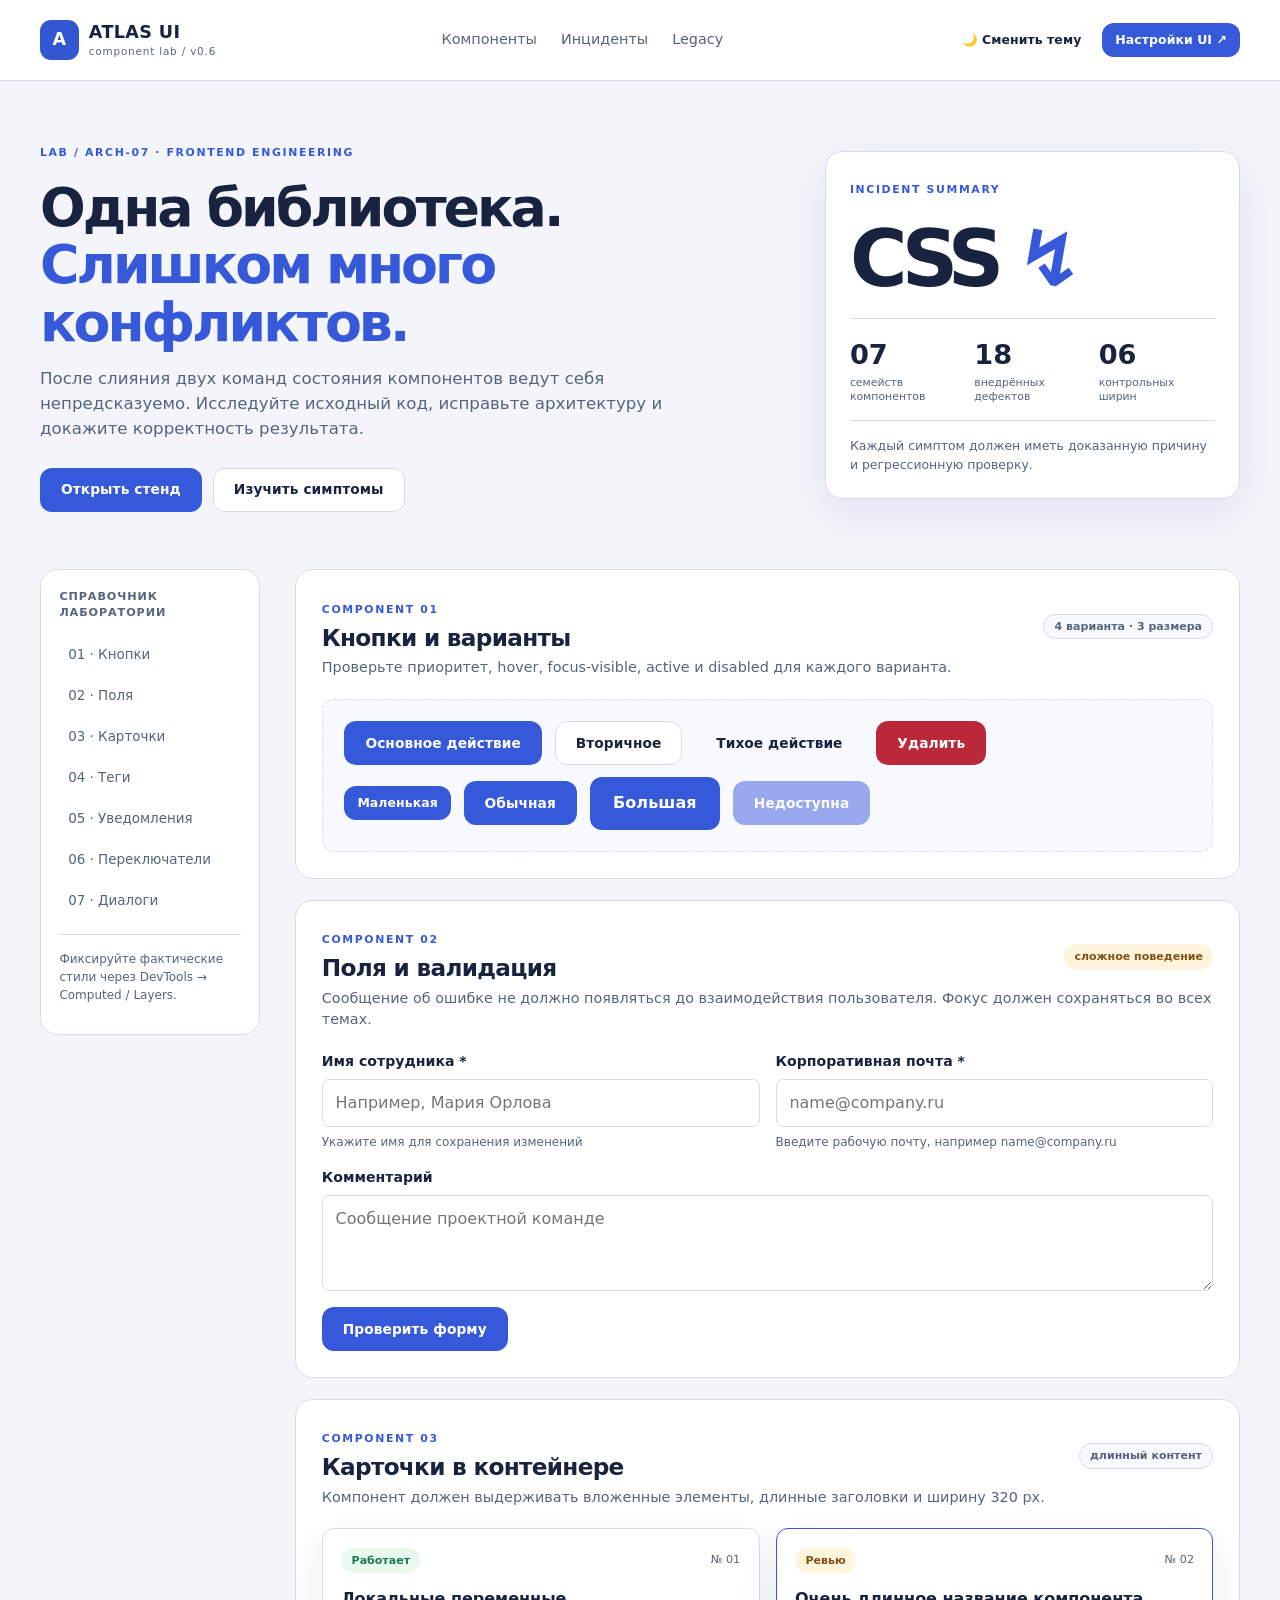
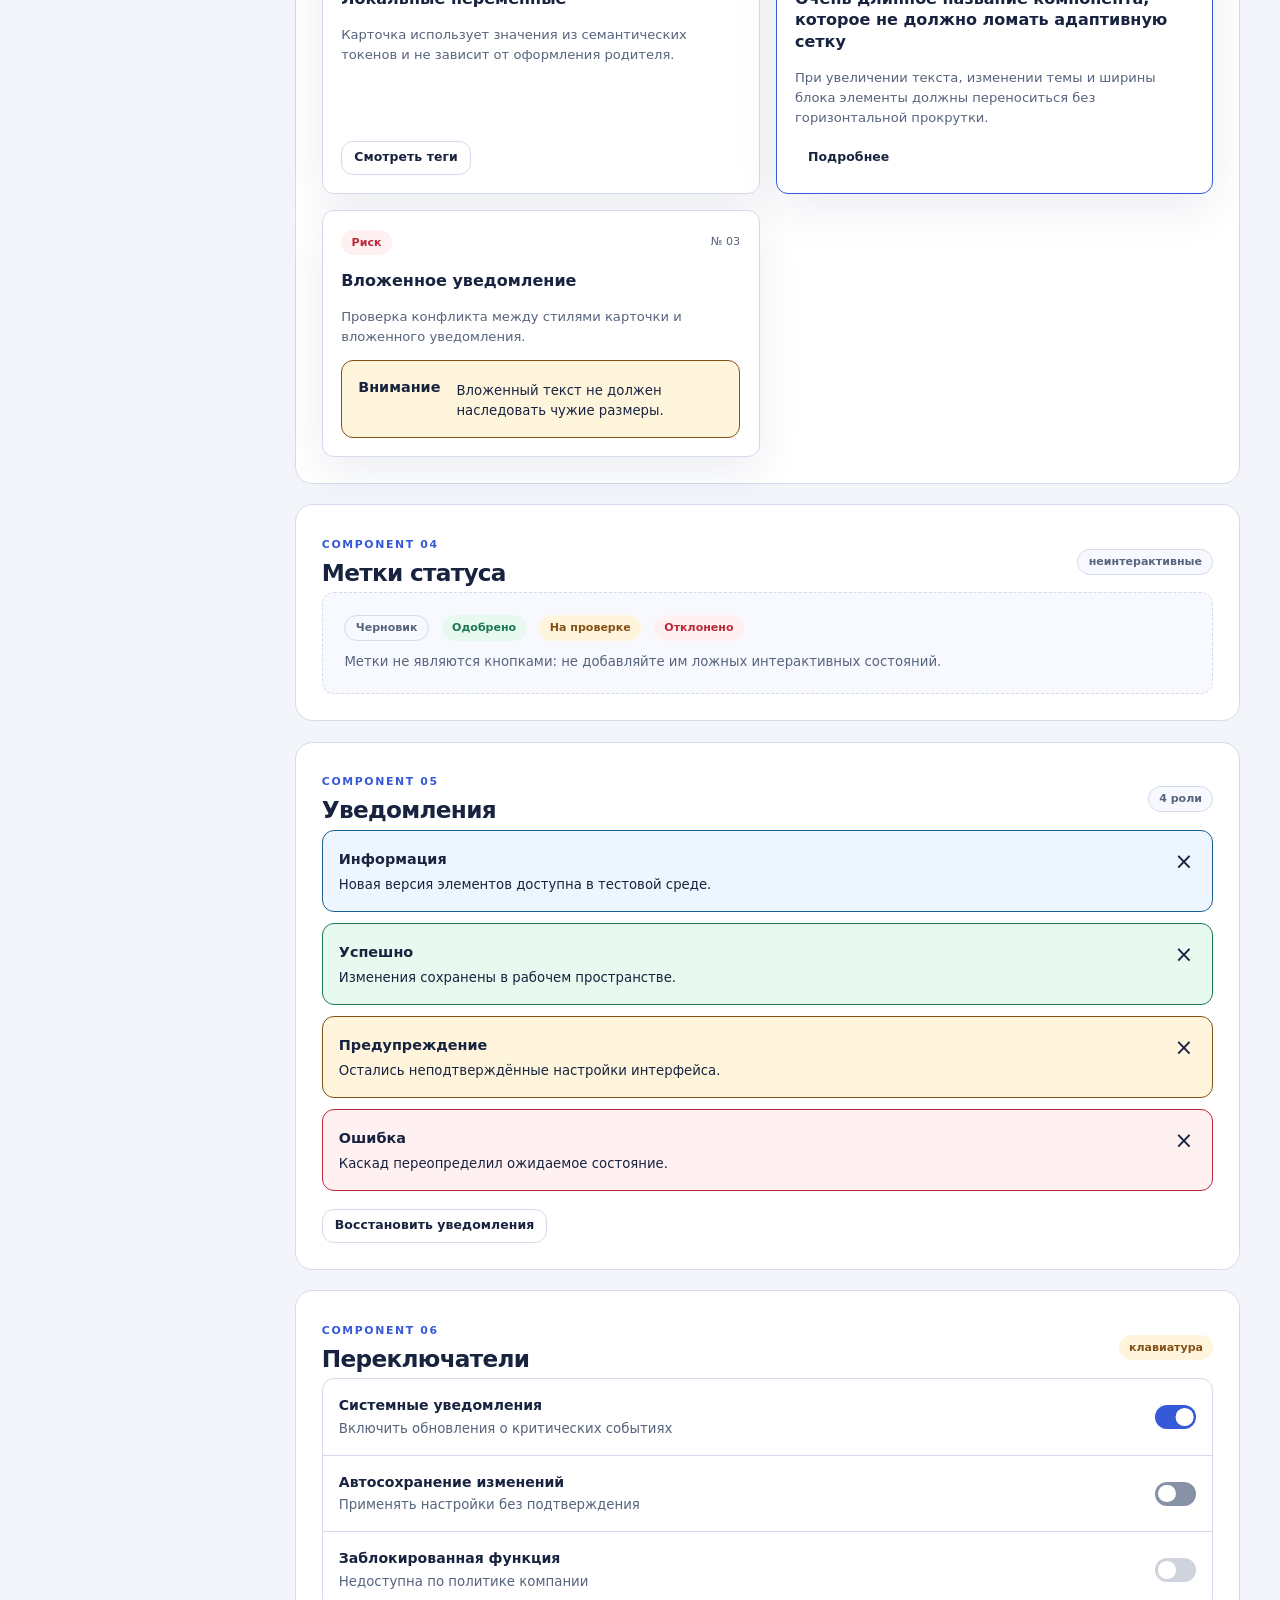
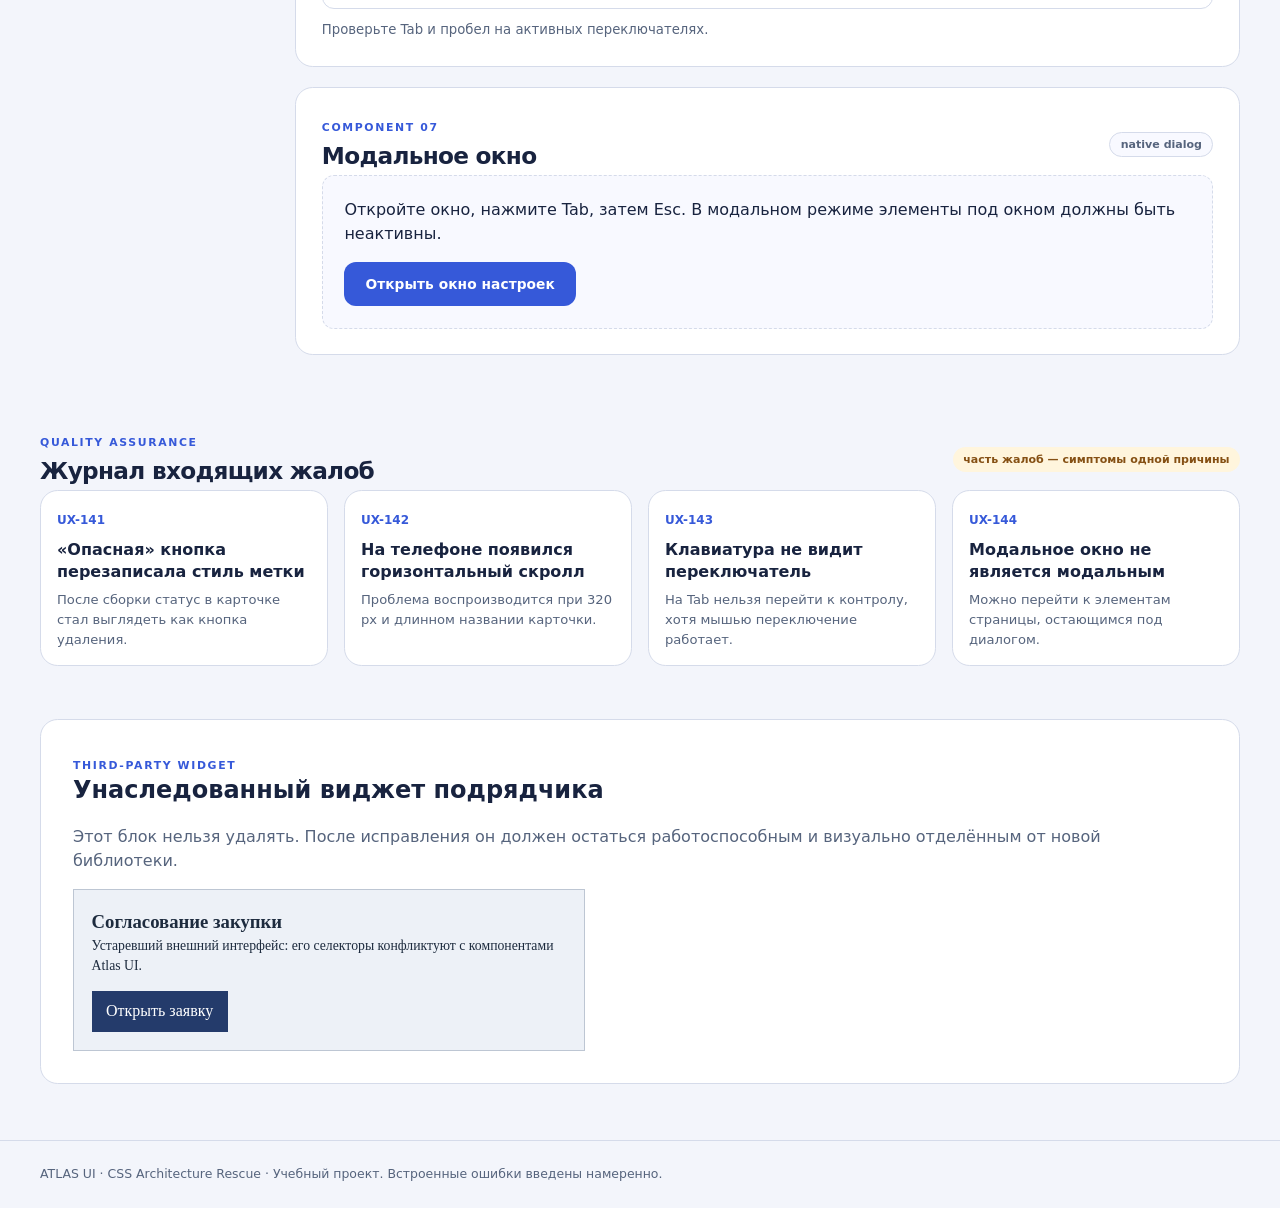
<file: prac6/project/index.html>
<!doctype html>
<html lang="ru" data-theme="light">
<head>
  <meta charset="utf-8">
  <meta name="viewport" content="width=device-width, initial-scale=1">
  <meta name="color-scheme" content="light dark">
  <title>Atlas UI — CSS Architecture Rescue</title>
  <link rel="stylesheet" href="./css/app.css">
  <script type="module" src="./js/app.js"></script>
</head>
<body>
  <a class="skip-link" href="#workbench">Перейти к компонентам</a>
  <header class="site-header">
    <div class="shell site-header__content">
      <a href="#top" class="brand" aria-label="Atlas UI, главная"><span class="brand__mark">A</span><span>ATLAS <strong>UI</strong><small>component lab / v0.6</small></span></a>
      <nav class="nav" aria-label="Главная навигация"><a href="#workbench">Компоненты</a><a href="#incidents">Инциденты</a><a href="#legacy-zone">Legacy</a></nav>
      <div class="site-header__actions">
        <button class="ui-button ui-button--ghost ui-button--sm" id="theme-toggle" type="button" aria-pressed="false">🌙 Сменить тему</button>
        <button class="ui-button ui-button--primary ui-button--sm" id="open-dialog" type="button">Настройки UI ↗</button>
      </div>
    </div>
  </header>
  <main id="top">
    <section class="hero shell" aria-labelledby="hero-title">
      <div class="hero__copy"><span class="eyebrow">LAB / ARCH-07 · FRONTEND ENGINEERING</span>
        <h1 id="hero-title">Одна библиотека.<br><span>Слишком много конфликтов.</span></h1>
        <p>После слияния двух команд состояния компонентов ведут себя непредсказуемо. Исследуйте исходный код, исправьте архитектуру и докажите корректность результата.</p>
        <div class="hero__actions"><a href="#workbench" class="ui-button ui-button--primary">Открыть стенд</a><a href="#incidents" class="ui-button ui-button--secondary">Изучить симптомы</a></div>
      </div>
      <div class="hero__panel" aria-label="Сводка инцидента"><span class="eyebrow">INCIDENT SUMMARY</span><div class="hero__signal">CSS <b>↯</b></div><div class="metric-grid"><div><strong>07</strong><small>семейств компонентов</small></div><div><strong>18</strong><small>внедрённых дефектов</small></div><div><strong>06</strong><small>контрольных ширин</small></div></div><p>Каждый симптом должен иметь доказанную причину и регрессионную проверку.</p></div>
    </section>
    <div class="shell app-layout">
      <aside class="sidebar"><div class="sidebar__title">СПРАВОЧНИК ЛАБОРАТОРИИ</div><nav aria-label="Разделы стенда"><a href="#buttons">01 · Кнопки</a><a href="#fields">02 · Поля</a><a href="#cards">03 · Карточки</a><a href="#tags">04 · Теги</a><a href="#alerts">05 · Уведомления</a><a href="#switches">06 · Переключатели</a><a href="#dialogs">07 · Диалоги</a></nav><p class="sidebar__hint">Фиксируйте фактические стили через DevTools → Computed / Layers.</p></aside>
      <div class="workbench" id="workbench">
        <section class="lab-section" id="buttons" aria-labelledby="buttons-title"><div class="section-heading"><div><span class="eyebrow">COMPONENT 01</span><h2 id="buttons-title">Кнопки и варианты</h2></div><span class="ui-tag ui-tag--neutral">4 варианта · 3 размера</span></div><p class="section-intro">Проверьте приоритет, hover, focus-visible, active и disabled для каждого варианта.</p>
          <div class="sample-panel"><div class="sample-row"><button class="ui-button ui-button--primary" type="button">Основное действие</button><button class="ui-button ui-button--secondary" type="button">Вторичное</button><button class="ui-button ui-button--ghost" type="button">Тихое действие</button><button class="ui-button ui-button--danger" type="button">Удалить</button></div><div class="sample-row"><button class="ui-button ui-button--primary ui-button--sm" type="button">Маленькая</button><button class="ui-button ui-button--primary" type="button">Обычная</button><button class="ui-button ui-button--primary ui-button--lg" type="button">Большая</button><button class="ui-button ui-button--primary" disabled type="button">Недоступна</button></div></div>
        </section>
        <section class="lab-section" id="fields" aria-labelledby="fields-title"><div class="section-heading"><div><span class="eyebrow">COMPONENT 02</span><h2 id="fields-title">Поля и валидация</h2></div><span class="ui-tag ui-tag--warning">сложное поведение</span></div><p class="section-intro">Сообщение об ошибке не должно появляться до взаимодействия пользователя. Фокус должен сохраняться во всех темах.</p><form class="form-grid" id="demo-form" novalidate><div class="ui-field"><label for="user-name">Имя сотрудника <span aria-hidden="true">*</span></label><input type="text" id="user-name" name="name" required placeholder="Например, Мария Орлова" aria-describedby="name-hint"><span class="ui-field__hint" id="name-hint">Укажите имя для сохранения изменений</span></div><div class="ui-field"><label for="user-email">Корпоративная почта <span aria-hidden="true">*</span></label><input type="email" id="user-email" name="email" required placeholder="name@company.ru" aria-describedby="email-hint"><span class="ui-field__hint" id="email-hint">Введите рабочую почту, например name@company.ru</span></div><div class="ui-field ui-field--full"><label for="user-note">Комментарий</label><textarea id="user-note" rows="3" placeholder="Сообщение проектной команде"></textarea></div><div class="ui-field__actions"><button class="ui-button ui-button--primary" type="submit">Проверить форму</button><span id="form-feedback" role="status" aria-live="polite"></span></div></form></section>
        <section class="lab-section" id="cards" aria-labelledby="cards-title"><div class="section-heading"><div><span class="eyebrow">COMPONENT 03</span><h2 id="cards-title">Карточки в контейнере</h2></div><span class="ui-tag ui-tag--neutral">длинный контент</span></div><p class="section-intro">Компонент должен выдерживать вложенные элементы, длинные заголовки и ширину 320 px.</p><div class="card-grid"><article class="ui-card"><div class="ui-card__meta"><span class="ui-tag ui-tag--success">Работает</span><span>№ 01</span></div><h3>Локальные переменные</h3><p>Карточка использует значения из семантических токенов и не зависит от оформления родителя.</p><a href="#tags" class="ui-button ui-button--secondary ui-button--sm">Смотреть теги</a></article><article class="ui-card ui-card--featured"><div class="ui-card__meta"><span class="ui-tag ui-tag--warning">Ревью</span><span>№ 02</span></div><h3>Очень длинное название компонента, которое не должно ломать адаптивную сетку</h3><p>При увеличении текста, изменении темы и ширины блока элементы должны переноситься без горизонтальной прокрутки.</p><button class="ui-button ui-button--ghost ui-button--sm" type="button">Подробнее</button></article><article class="ui-card"><div class="ui-card__meta"><span class="ui-tag ui-tag--danger">Риск</span><span>№ 03</span></div><h3>Вложенное уведомление</h3><p>Проверка конфликта между стилями карточки и вложенного уведомления.</p><div class="ui-alert ui-alert--warning" role="status"><strong>Внимание</strong><p>Вложенный текст не должен наследовать чужие размеры.</p></div></article></div></section>
        <section class="lab-section" id="tags" aria-labelledby="tags-title"><div class="section-heading"><div><span class="eyebrow">COMPONENT 04</span><h2 id="tags-title">Метки статуса</h2></div><span class="ui-tag ui-tag--neutral">неинтерактивные</span></div><div class="sample-panel"><div class="sample-row"><span class="ui-tag ui-tag--neutral">Черновик</span><span class="ui-tag ui-tag--success">Одобрено</span><span class="ui-tag ui-tag--warning">На проверке</span><span class="ui-tag ui-tag--danger">Отклонено</span></div><p class="mini-note">Метки не являются кнопками: не добавляйте им ложных интерактивных состояний.</p></div></section>
        <section class="lab-section" id="alerts" aria-labelledby="alerts-title"><div class="section-heading"><div><span class="eyebrow">COMPONENT 05</span><h2 id="alerts-title">Уведомления</h2></div><span class="ui-tag ui-tag--neutral">4 роли</span></div><div class="alerts-stack"><div class="ui-alert ui-alert--info" role="status"><div><strong>Информация</strong><p>Новая версия элементов доступна в тестовой среде.</p></div><button class="ui-alert__dismiss" type="button" aria-label="Закрыть уведомление">×</button></div><div class="ui-alert ui-alert--success" role="status"><div><strong>Успешно</strong><p>Изменения сохранены в рабочем пространстве.</p></div><button class="ui-alert__dismiss" type="button" aria-label="Закрыть уведомление">×</button></div><div class="ui-alert ui-alert--warning" role="status"><div><strong>Предупреждение</strong><p>Остались неподтверждённые настройки интерфейса.</p></div><button class="ui-alert__dismiss" type="button" aria-label="Закрыть уведомление">×</button></div><div class="ui-alert ui-alert--danger" role="alert"><div><strong>Ошибка</strong><p>Каскад переопределил ожидаемое состояние.</p></div><button class="ui-alert__dismiss" type="button" aria-label="Закрыть уведомление">×</button></div></div><button id="restore-alerts" class="ui-button ui-button--secondary ui-button--sm" type="button">Восстановить уведомления</button></section>
        <section class="lab-section" id="switches" aria-labelledby="switches-title"><div class="section-heading"><div><span class="eyebrow">COMPONENT 06</span><h2 id="switches-title">Переключатели</h2></div><span class="ui-tag ui-tag--warning">клавиатура</span></div><div class="settings-list"><label class="ui-switch"><span class="ui-switch__copy"><strong>Системные уведомления</strong><small>Включить обновления о критических событиях</small></span><input id="switch-notifications" type="checkbox" checked><span class="ui-switch__track" aria-hidden="true"><span class="ui-switch__thumb"></span></span></label><label class="ui-switch"><span class="ui-switch__copy"><strong>Автосохранение изменений</strong><small>Применять настройки без подтверждения</small></span><input id="switch-autosave" type="checkbox"><span class="ui-switch__track" aria-hidden="true"><span class="ui-switch__thumb"></span></span></label><label class="ui-switch"><span class="ui-switch__copy"><strong>Заблокированная функция</strong><small>Недоступна по политике компании</small></span><input id="switch-locked" type="checkbox" disabled><span class="ui-switch__track" aria-hidden="true"><span class="ui-switch__thumb"></span></span></label></div><p id="switch-feedback" class="mini-note" role="status">Проверьте Tab и пробел на активных переключателях.</p></section>
        <section class="lab-section" id="dialogs" aria-labelledby="dialogs-title"><div class="section-heading"><div><span class="eyebrow">COMPONENT 07</span><h2 id="dialogs-title">Модальное окно</h2></div><span class="ui-tag ui-tag--neutral">native dialog</span></div><div class="sample-panel"><p>Откройте окно, нажмите Tab, затем Esc. В модальном режиме элементы под окном должны быть неактивны.</p><button class="ui-button ui-button--primary" type="button" data-open-dialog>Открыть окно настроек</button></div></section>
      </div>
    </div>
    <section class="shell incidents" id="incidents"><div class="section-heading"><div><span class="eyebrow">QUALITY ASSURANCE</span><h2>Журнал входящих жалоб</h2></div><span class="ui-tag ui-tag--warning">часть жалоб — симптомы одной причины</span></div><div class="incident-grid"><article><b>UX-141</b><h3>«Опасная» кнопка перезаписала стиль метки</h3><p>После сборки статус в карточке стал выглядеть как кнопка удаления.</p></article><article><b>UX-142</b><h3>На телефоне появился горизонтальный скролл</h3><p>Проблема воспроизводится при 320 px и длинном названии карточки.</p></article><article><b>UX-143</b><h3>Клавиатура не видит переключатель</h3><p>На Tab нельзя перейти к контролу, хотя мышью переключение работает.</p></article><article><b>UX-144</b><h3>Модальное окно не является модальным</h3><p>Можно перейти к элементам страницы, остающимся под диалогом.</p></article></div></section>
    <section class="shell legacy-zone" id="legacy-zone" aria-labelledby="legacy-title"><span class="eyebrow">THIRD-PARTY WIDGET</span><h2 id="legacy-title">Унаследованный виджет подрядчика</h2><p>Этот блок нельзя удалять. После исправления он должен остаться работоспособным и визуально отделённым от новой библиотеки.</p><div class="legacy-widget"><h3>Согласование закупки</h3><p>Устаревший внешний интерфейс: его селекторы конфликтуют с компонентами Atlas UI.</p><button class="legacy-action" type="button">Открыть заявку</button></div></section>
  </main>
  <footer class="site-footer"><div class="shell">ATLAS UI · CSS Architecture Rescue · Учебный проект. Встроенные ошибки введены намеренно.</div></footer>
  <dialog class="ui-dialog" id="settings-dialog" aria-labelledby="dialog-title" aria-describedby="dialog-description"><form method="dialog"><div class="ui-dialog__head"><span class="eyebrow">WORKSPACE SETTINGS</span><button class="ui-button ui-button--ghost ui-button--sm" value="cancel" aria-label="Закрыть окно" type="submit">×</button></div><h2 id="dialog-title">Настройка интерфейса</h2><p id="dialog-description">Измените параметры тестовой области и проверьте поведение фокуса.</p><div class="ui-field"><label for="dialog-team">Название команды</label><input id="dialog-team" type="text" value="Frontend Lab"></div><div class="ui-dialog__actions"><button class="ui-button ui-button--secondary" value="cancel">Отмена</button><button class="ui-button ui-button--primary" value="save">Сохранить</button></div></form></dialog>
</body>
</html>
</file>
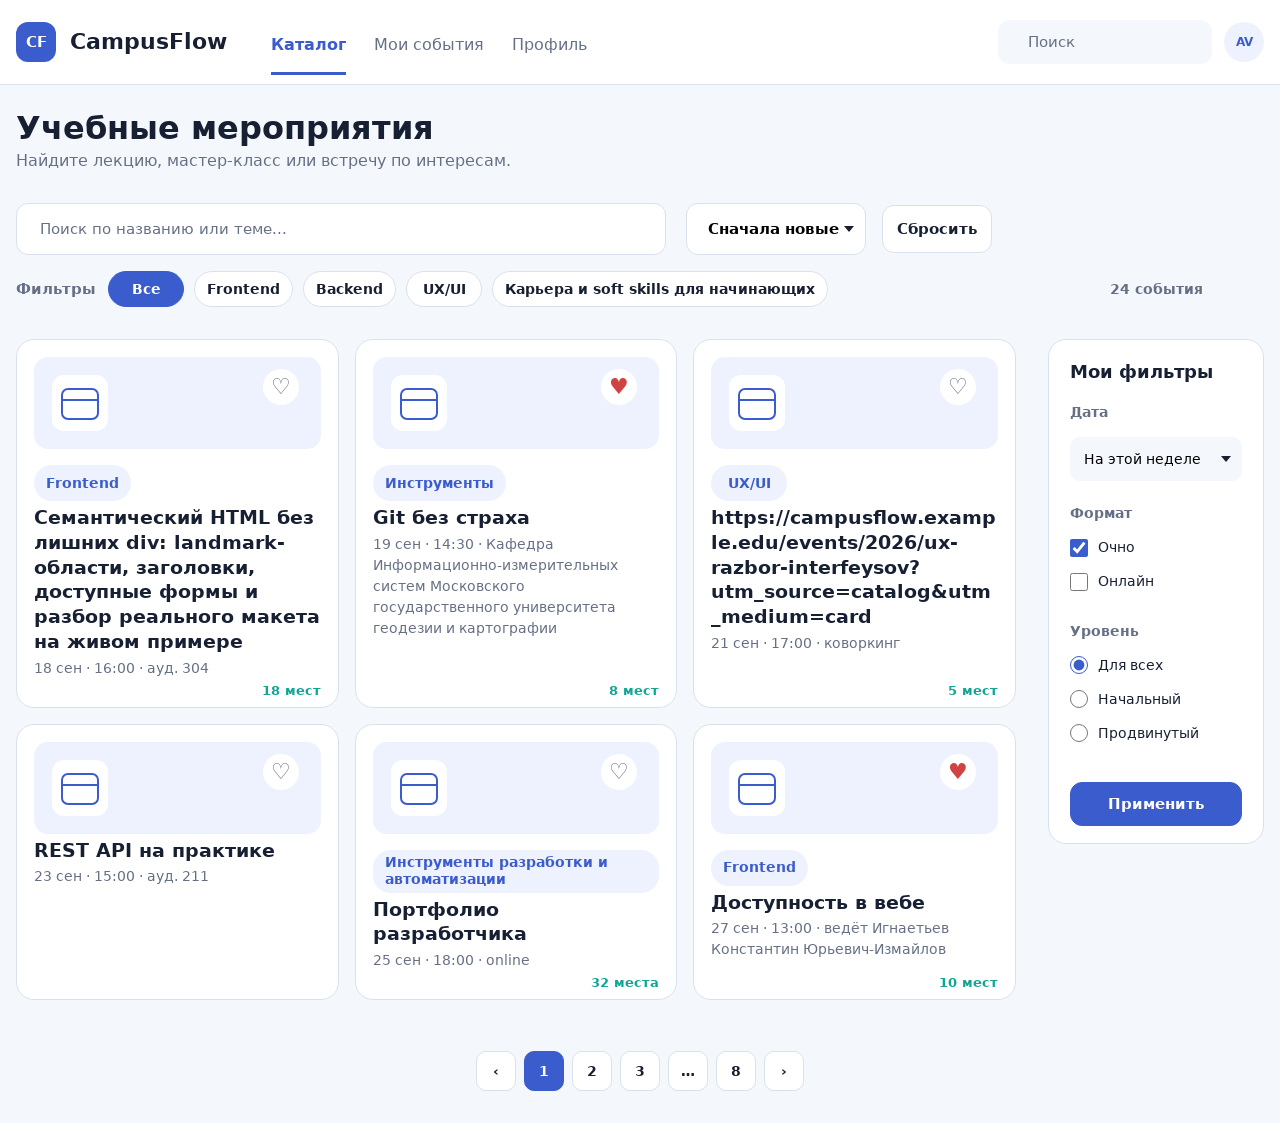
<file: prac3/stress.html>
<!doctype html>
<html lang="ru">
<head>
  <meta charset="utf-8">
  <meta name="viewport" content="width=device-width, initial-scale=1">
  <title>Стресс-тест — каталог мероприятий</title>
  <link rel="stylesheet" href="css/style.css">
</head>
<body>
  <a class="skip-link" href="#main">Перейти к основному содержимому</a>

  <header class="header">
    <div class="container header__inner">
      <a class="logo" href="index.html">
        <span class="logo__mark" aria-hidden="true">CF</span>
        CampusFlow
      </a>

      <nav class="nav" aria-label="Основная навигация">
        <ul class="nav__list">
          <li><a class="nav__link nav__link--active" href="index.html" aria-current="page">Каталог</a></li>
          <li><a class="nav__link" href="#">Мои события</a></li>
          <li><a class="nav__link" href="#">Профиль</a></li>
        </ul>
      </nav>

      <form class="header__search" action="#" role="search">
        <input type="search" name="q" placeholder="Поиск" aria-label="Поиск по сайту">
      </form>

      <a class="avatar" href="#" aria-label="Мой профиль">AV</a>
    </div>
  </header>

  <main class="container main" id="main">
    <h1 class="page-title">Учебные мероприятия</h1>
    <p class="page-subtitle">Найдите лекцию, мастер-класс или встречу по интересам.</p>

    <form class="toolbar" action="#" aria-label="Поиск мероприятий">
      <input class="toolbar__search" type="search" name="q"
             placeholder="Поиск по названию или теме..." aria-label="Поиск по названию или теме">
      <div class="toolbar__actions">
        <select class="toolbar__sort" name="sort" aria-label="Сортировка">
          <option value="new">Сначала новые</option>
          <option value="old">Сначала старые</option>
        </select>
        <button class="button" type="reset">Сбросить</button>
      </div>
    </form>

    <div class="filters">
      <span class="filters__title" id="filters-title">Фильтры</span>
      <div class="chips" role="group" aria-labelledby="filters-title">
        <button class="chip chip--active" type="button" aria-pressed="true">Все</button>
        <button class="chip" type="button" aria-pressed="false">Frontend</button>
        <button class="chip" type="button" aria-pressed="false">Backend</button>
        <button class="chip" type="button" aria-pressed="false">UX/UI</button>
        <button class="chip" type="button" aria-pressed="false">Карьера и soft skills для начинающих</button>
      </div>
      <p class="filters__count">24 события</p>
    </div>

    <div class="layout">
      <section class="cards" aria-label="Мероприятия">
        <article class="card">
          <div class="card__cover">
            <img class="card__icon" src="img/event.svg" alt="">
            <button class="card__fav" type="button" aria-pressed="false" aria-label="В избранное">♡</button>
          </div>
          <p class="card__tag">Frontend</p>
          <!-- Тест 1: длинный заголовок -->
          <h2 class="card__title"><a href="#">Семантический HTML без лишних div: landmark-области, заголовки, доступные формы и разбор реального макета на живом примере</a></h2>
          <p class="card__meta"><time datetime="2026-09-18T16:00">18 сен · 16:00</time> · ауд. 304</p>
          <p class="card__seats">18 мест</p>
        </article>

        <article class="card">
          <div class="card__cover">
            <img class="card__icon" src="img/event.svg" alt="">
            <button class="card__fav card__fav--active" type="button" aria-pressed="true" aria-label="В избранное">♥</button>
          </div>
          <p class="card__tag">Инструменты</p>
          <h2 class="card__title"><a href="#">Git без страха</a></h2>
          <p class="card__meta"><!-- Тест 2: длинное название организации --><time datetime="2026-09-19T14:30">19 сен · 14:30</time> · Кафедра Информационно-измерительных систем Московского государственного университета геодезии и картографии</p>
          <p class="card__seats">8 мест</p>
        </article>

        <article class="card">
          <div class="card__cover">
            <img class="card__icon" src="img/event.svg" alt="">
            <button class="card__fav" type="button" aria-pressed="false" aria-label="В избранное">♡</button>
          </div>
          <p class="card__tag">UX/UI</p>
          <!-- Тест 3: длинная строка без пробелов (URL) -->
          <h2 class="card__title"><a href="#">https://campusflow.example.edu/events/2026/ux-razbor-interfeysov?utm_source=catalog&amp;utm_medium=card</a></h2>
          <p class="card__meta"><time datetime="2026-09-21T17:00">21 сен · 17:00</time> · коворкинг</p>
          <p class="card__seats">5 мест</p>
        </article>

        <article class="card">
          <div class="card__cover">
            <img class="card__icon" src="img/event.svg" alt="">
            <button class="card__fav" type="button" aria-pressed="false" aria-label="В избранное">♡</button>
          </div>
          <!-- Доп. тест: пустые значения -->
          <p class="card__tag"></p>
          <h2 class="card__title"><a href="#">REST API на практике</a></h2>
          <p class="card__meta"><time datetime="2026-09-23T15:00">23 сен · 15:00</time> · ауд. 211</p>
          <p class="card__seats"></p>
        </article>

        <article class="card">
          <div class="card__cover">
            <img class="card__icon" src="img/event.svg" alt="">
            <button class="card__fav" type="button" aria-pressed="false" aria-label="В избранное">♡</button>
          </div>
          <!-- Второй вариант: длинная категория -->
          <p class="card__tag">Инструменты разработки и автоматизации</p>
          <h2 class="card__title"><a href="#">Портфолио разработчика</a></h2>
          <p class="card__meta"><time datetime="2026-09-25T18:00">25 сен · 18:00</time> · online</p>
          <p class="card__seats">32 места</p>
        </article>

        <article class="card">
          <div class="card__cover">
            <img class="card__icon" src="img/event.svg" alt="">
            <button class="card__fav card__fav--active" type="button" aria-pressed="true" aria-label="В избранное">♥</button>
          </div>
          <p class="card__tag">Frontend</p>
          <h2 class="card__title"><a href="#">Доступность в вебе</a></h2>
          <p class="card__meta"><!-- Тест 2б: длинное ФИО --><time datetime="2026-09-27T13:00">27 сен · 13:00</time> · ведёт Игнаетьев Константин Юрьевич-Измайлов</p>
          <p class="card__seats">10 мест</p>
        </article>
      </section>

      <aside class="sidebar" aria-labelledby="sidebar-title">
        <h2 class="sidebar__title" id="sidebar-title">Мои фильтры</h2>
        <form class="sidebar__form" action="#">
          <label class="sidebar__label" for="date">Дата</label>
          <select class="sidebar__select" id="date" name="date">
            <option value="week">На этой неделе</option>
            <option value="month">В этом месяце</option>
            <option value="any">Любая дата</option>
          </select>

          <fieldset class="sidebar__group">
            <legend class="sidebar__label">Формат</legend>
            <label class="sidebar__option"><input type="checkbox" name="format" value="offline" checked> Очно</label>
            <label class="sidebar__option"><input type="checkbox" name="format" value="online"> Онлайн</label>
          </fieldset>

          <fieldset class="sidebar__group sidebar__group--level">
            <legend class="sidebar__label">Уровень</legend>
            <label class="sidebar__option"><input type="radio" name="level" value="all" checked> Для всех</label>
            <label class="sidebar__option"><input type="radio" name="level" value="beginner"> Начальный</label>
            <label class="sidebar__option"><input type="radio" name="level" value="advanced"> Продвинутый</label>
          </fieldset>

          <button class="button button--primary" type="submit">Применить</button>
        </form>
      </aside>
    </div>

    <nav class="pagination" aria-label="Страницы каталога">
      <a class="pagination__item" href="#" aria-label="Предыдущая страница">‹</a>
      <a class="pagination__item pagination__item--current" href="#" aria-current="page">1</a>
      <a class="pagination__item" href="#">2</a>
      <a class="pagination__item" href="#">3</a>
      <span class="pagination__item">…</span>
      <a class="pagination__item" href="#">8</a>
      <a class="pagination__item" href="#" aria-label="Следующая страница">›</a>
    </nav>
  </main>
</body>
</html>
</file>
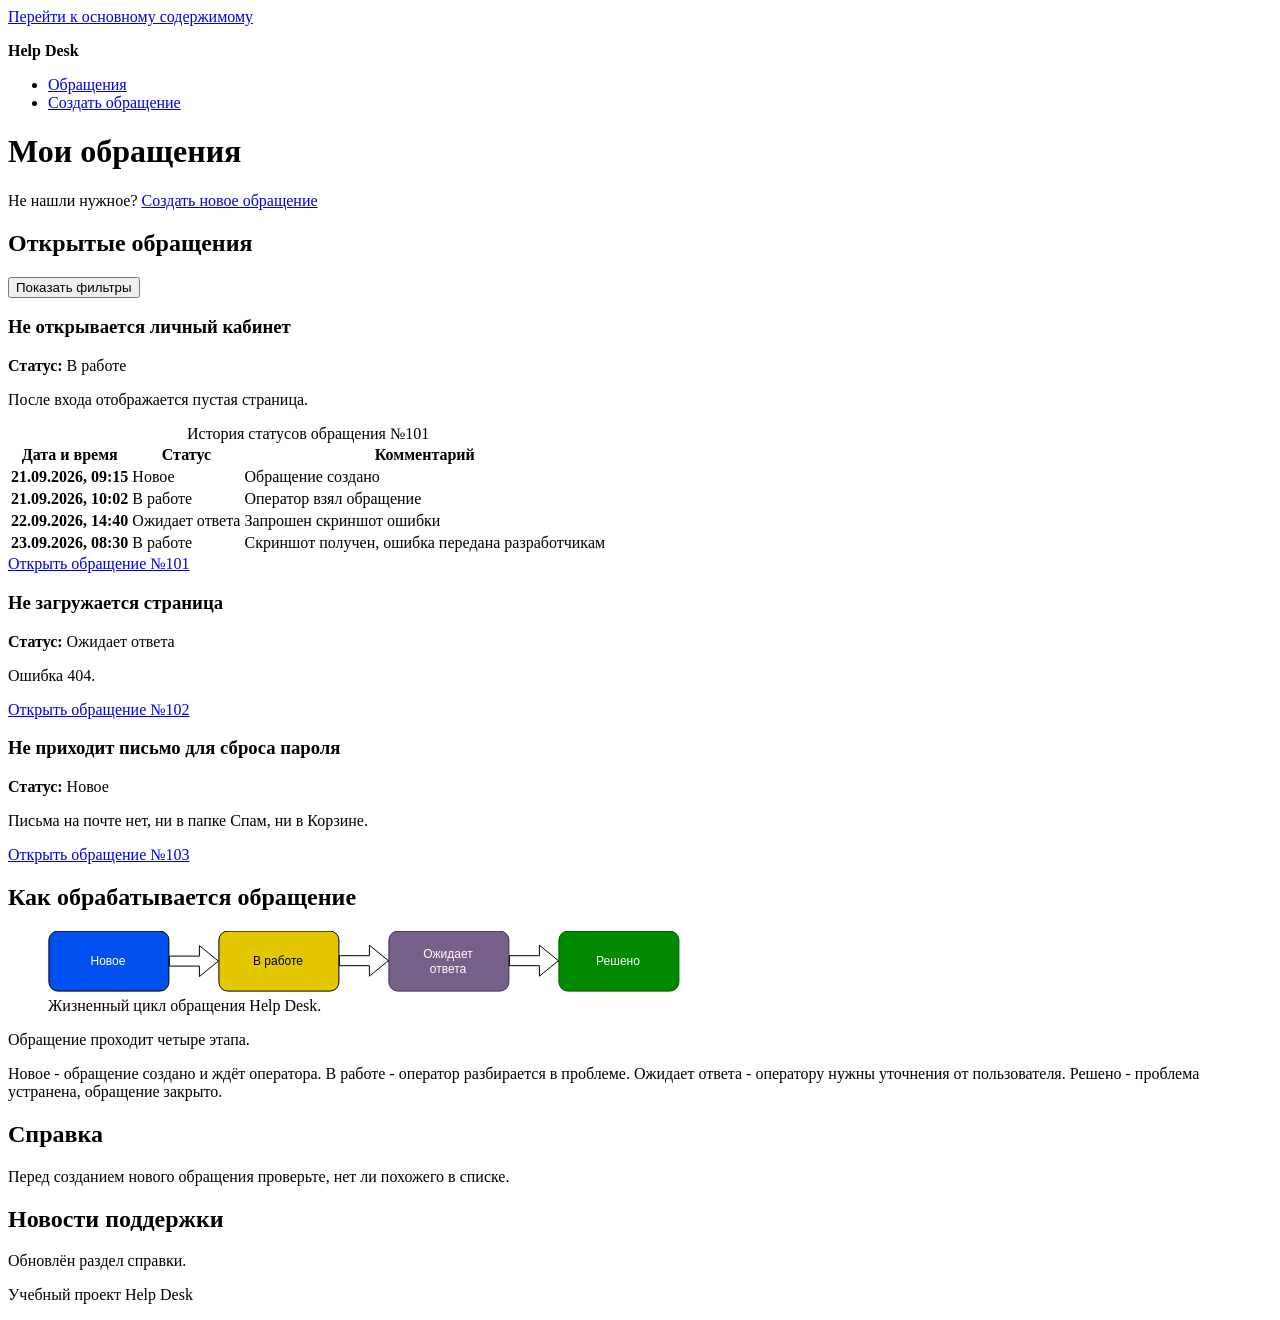
<file: prac2it/semantic-html/broken-self.html>
<!doctype html>
<html lang="ru">
<head>
 <meta charset="utf-8">
 <meta name="viewport" content="width=device-width, initial-scale=1">
 <title>Исправленная копия списка</title>
</head>
<body>
 <a href="#main-content">Перейти к основному содержимому</a>
 <header>
 <p><strong>Help Desk</strong></p>
 </header>
 <nav aria-label="Основная навигация">
 <ul>
 <li><a href="index.html">Обращения</a></li>
 <li><a href="create-ticket.html">Создать обращение</a></li>
 </ul>
 </nav>
 <main id="main-content">

<h1>Мои обращения</h1>
Не нашли нужное? <a href="create-ticket.html">Создать новое обращение</a>

<section aria-labelledby="open-tickets-heading">
    <h2 id="open-tickets-heading">Открытые обращения</h2>
  
    <button type="button"
            id="filter-toggle"
            aria-expanded="false"
            aria-controls="filters">Показать фильтры</button>

    <div id="filters" hidden>
        <label for="status-filter">Статус</label>
        <select id="status-filter">
            <option value="all">Все</option>
            <option value="new">Новые</option>
            <option value="progress">В работе</option>
            <option value="waiting">Ожидают ответа</option>
        </select>
    </div>

        <article>
        <h3>Не открывается личный кабинет</h3>
        <p><strong>Статус:</strong> В работе</p>
        <p>После входа отображается пустая страница.</p>

        <table>
            <caption>История статусов обращения №101</caption>
            <thead>
                <tr>
                    <th scope="col">Дата и время</th>
                    <th scope="col">Статус</th>
                    <th scope="col">Комментарий</th>
                </tr>
            </thead>
                        <tbody>
                <tr>
                    <th scope="row">21.09.2026, 09:15</th>
                    <td>Новое</td>
                    <td>Обращение создано</td>
                </tr>
                <tr>
                    <th scope="row">21.09.2026, 10:02</th>
                    <td>В работе</td>
                    <td>Оператор взял обращение</td>
                </tr>
                <tr>
                    <th scope="row">22.09.2026, 14:40</th>
                    <td>Ожидает ответа</td>
                    <td>Запрошен скриншот ошибки</td>
                </tr>
                <tr>
                    <th scope="row">23.09.2026, 08:30</th>
                    <td>В работе</td>
                    <td>Скриншот получен, ошибка передана разработчикам</td>
                </tr>
            </tbody>
        </table>

        <a href="ticket-101.html">Открыть обращение №101</a>
    </article>

    <article>
        <h3>Не загружается страница</h3>
        <p><strong>Статус:</strong> Ожидает ответа</p>
        <p>Ошибка 404.</p>
        <a href="ticket-102.html">Открыть обращение №102</a>
    </article>

    <article>
        <h3>Не приходит письмо для сброса пароля</h3>
        <p><strong>Статус:</strong> Новое</p>
        <p>Письма на почте нет, ни в папке Спам, ни в Корзине.</p>
        <a href="ticket-103.html">Открыть обращение №103</a>
    </article>

</section>

<section aria-labelledby="lifecycle-heading">
    <h2 id="lifecycle-heading">Как обрабатывается обращение</h2>

    <figure>
        <img src="assets/images/CilkZayvka.drawio.svg" alt="Схема этапов обращения: новое, в работе, ожидает ответа, решено">
        <figcaption>Жизненный цикл обращения Help Desk.</figcaption>
    </figure>

    <p>Обращение проходит четыре этапа.</p>
    Новое - обращение создано и ждёт оператора.
    В работе - оператор разбирается в проблеме.
    Ожидает ответа - оператору нужны уточнения от пользователя. Решено - проблема устранена, обращение закрыто.
</section>

<section aria-labelledby="help-heading">
    <h2 id="help-heading">Справка</h2>
    <p>Перед созданием нового обращения проверьте, нет ли похожего в списке.</p>
</section>

<aside aria-labelledby="news-heading">
    <h2 id="news-heading">Новости поддержки</h2>
    <p>Обновлён раздел справки.</p>
</aside>

 </main>
 <footer>
 <p>Учебный проект Help Desk</p>
 </footer>

  <script>
    const button = document.querySelector('#filter-toggle');
    const filters = document.querySelector('#filters');

    button.addEventListener('click', () => {
        const isOpen = button.getAttribute('aria-expanded') === 'true';
        button.setAttribute('aria-expanded', String(!isOpen));
        filters.hidden = isOpen;
        button.textContent = isOpen ? 'Показать фильтры' : 'Скрыть фильтры';
    });
 </script>
 
</body>
</html>
</file>
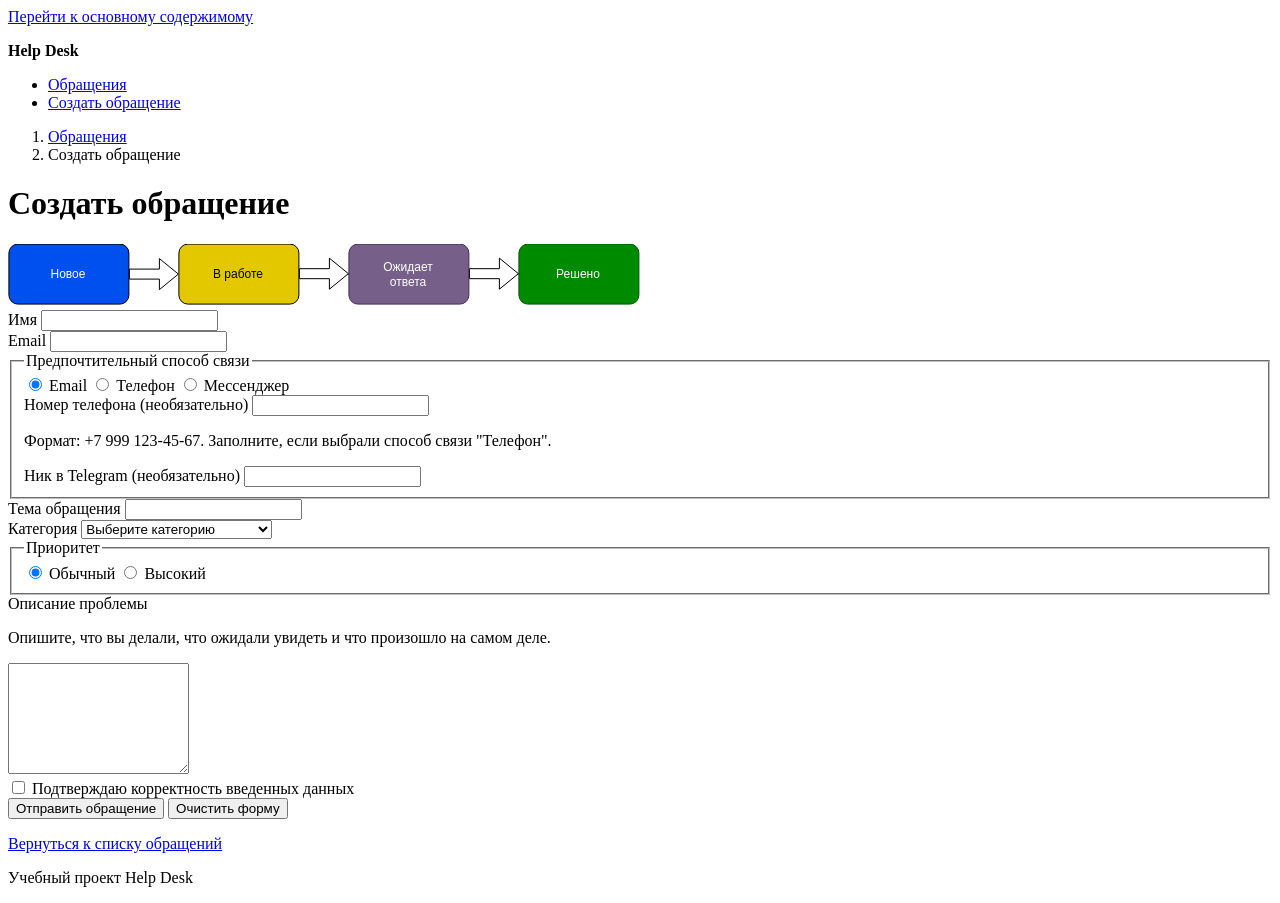
<file: prac2it/semantic-html/broken.html>
<!doctype html>
<html lang="ru">
<head>
 <meta charset="utf-8">
 <meta name="viewport" content="width=device-width, initial-scale=1">
 <title>Исправленная копия формы</title>
</head>
<body>
 <a href="#main-content">Перейти к основному содержимому</a>
 <header>
 <p><strong>Help Desk</strong></p>
 </header>
 <nav aria-label="Основная навигация">
 <ul>
 <li><a href="index.html">Обращения</a></li>
 <li><a href="create-ticket.html">Создать обращение</a></li>
 </ul>
 </nav>
 <main id="main-content">
 <nav aria-label="Хлебные крошки">
    <ol>
        <li><a href="index.html">Обращения</a></li>
        <li aria-current="page">Создать обращение</li>
    </ol>
 </nav>

 <h1>Создать обращение</h1>
 <img src="assets/images/CilkZayvka.drawio.svg" alt="Схема этапов обращения: новое, в работе, ожидает ответа, решено">
 <form action="#" method="post">

 <div>
    <label for="customer-name">Имя</label>
    <input id="customer-name" name="customerName"
        type="text" autocomplete="name" required>
 </div>

 <div>
    <label for="email">Email</label>
    <input id="email" name="email"
        type="email" autocomplete="email" required>
 </div>

  <fieldset>
    <legend>Предпочтительный способ связи</legend>

    <label><input type="radio" name="contactMethod" value="email" checked> Email</label>
    <label><input type="radio" name="contactMethod" value="phone"> Телефон</label>
    <label><input type="radio" name="contactMethod" value="messenger"> Мессенджер</label>

   <div>
       <label for="phone">Номер телефона (необязательно)</label>
       <input id="phone" name="phone" type="tel" autocomplete="tel" aria-describedby="phone-hint">
       <p id="phone-hint">Формат: +7 999 123-45-67. Заполните, если выбрали способ связи "Телефон".</p>
    </div>

    <div>
       <label for="messenger">Ник в Telegram (необязательно)</label>
       <input id="messenger" name="messenger" type="text">
    </div>
 </fieldset>

 <div>
    <label for="title">Тема обращения</label>
    <input id="title" name="title" type="text" required>
 </div>

 <div>
    <label for="category">Категория</label>
    <select id="category" name="category" required>
        <option value="">Выберите категорию</option>
        <option value="access">Доступ</option>
        <option value="software">Программное обеспечение</option>
        <option value="other">Другое</option>
    </select>
 </div>

 <fieldset>
    <legend>Приоритет</legend>
    <label><input type="radio" name="priority" value="normal" checked> Обычный</label>
    <label><input type="radio" name="priority" value="high"> Высокий</label>
 </fieldset>

 <div>
    <label for="description">Описание проблемы</label>
    <p id="description-hint">Опишите, что вы делали, что ожидали увидеть и что произошло на самом деле.</p>
    <textarea id="description" name="description" rows="7" required
              aria-describedby="description-hint"></textarea>
 </div>

 <div>
    <label>
        <input type="checkbox" name="consent" required>
        Подтверждаю корректность введенных данных
    </label>
 </div>

 <button type="submit">Отправить обращение</button>
 <button type="reset">Очистить форму</button>
 </form>
 <p><a href="index.html">Вернуться к списку обращений</a></p>
 </main>
 <footer>
 <p>Учебный проект Help Desk</p>
 </footer>
</body>
</html>
</file>
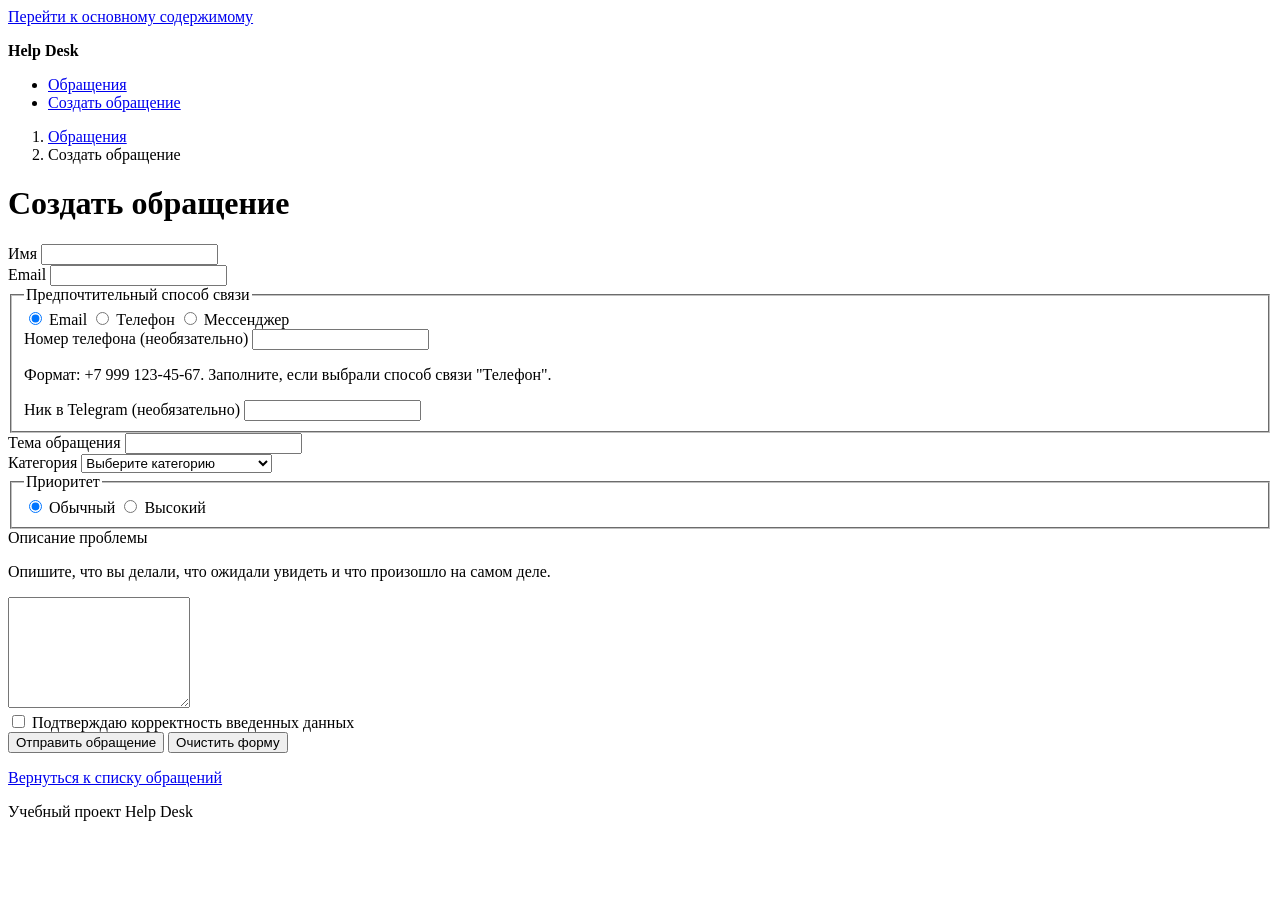
<file: prac2it/semantic-html/create-ticket.html>
<!doctype html>
<html lang="ru">
<head>
 <meta charset="utf-8">
 <meta name="viewport" content="width=device-width, initial-scale=1">
 <title>Создание заявки</title>
</head>
<body>
 <a href="#main-content">Перейти к основному содержимому</a>
 <header>
 <p><strong>Help Desk</strong></p>
 </header>
 <nav aria-label="Основная навигация">
 <ul>
 <li><a href="index.html">Обращения</a></li>
 <li><a href="create-ticket.html">Создать обращение</a></li>
 </ul>
 </nav>
 <main id="main-content">
 <nav aria-label="Хлебные крошки">
    <ol>
        <li><a href="index.html">Обращения</a></li>
        <li aria-current="page">Создать обращение</li>
    </ol>
 </nav>

 <h1>Создать обращение</h1>

 <form action="#" method="post">

 <div>
    <label for="customer-name">Имя</label>
    <input id="customer-name" name="customerName"
        type="text" autocomplete="name" required>
 </div>

 <div>
    <label for="email">Email</label>
    <input id="email" name="email"
        type="email" autocomplete="email" required>
 </div>

  <fieldset>
    <legend>Предпочтительный способ связи</legend>

    <label><input type="radio" name="contactMethod" value="email" checked> Email</label>
    <label><input type="radio" name="contactMethod" value="phone"> Телефон</label>
    <label><input type="radio" name="contactMethod" value="messenger"> Мессенджер</label>

   <div>
       <label for="phone">Номер телефона (необязательно)</label>
       <input id="phone" name="phone" type="tel" autocomplete="tel" aria-describedby="phone-hint">
       <p id="phone-hint">Формат: +7 999 123-45-67. Заполните, если выбрали способ связи "Телефон".</p>
    </div>

    <div>
       <label for="messenger">Ник в Telegram (необязательно)</label>
       <input id="messenger" name="messenger" type="text">
    </div>
 </fieldset>

 <div>
    <label for="title">Тема обращения</label>
    <input id="title" name="title" type="text" required>
 </div>

 <div>
    <label for="category">Категория</label>
    <select id="category" name="category" required>
        <option value="">Выберите категорию</option>
        <option value="access">Доступ</option>
        <option value="software">Программное обеспечение</option>
        <option value="other">Другое</option>
    </select>
 </div>

 <fieldset>
    <legend>Приоритет</legend>
    <label><input type="radio" name="priority" value="normal" checked> Обычный</label>
    <label><input type="radio" name="priority" value="high"> Высокий</label>
 </fieldset>

 <div>
    <label for="description">Описание проблемы</label>
    <p id="description-hint">Опишите, что вы делали, что ожидали увидеть и что произошло на самом деле.</p>
    <textarea id="description" name="description" rows="7" required
              aria-describedby="description-hint"></textarea>
 </div>

 <div>
    <label>
        <input type="checkbox" name="consent" required>
        Подтверждаю корректность введенных данных
    </label>
 </div>

 <button type="submit">Отправить обращение</button>
 <button type="reset">Очистить форму</button>
 </form>
 <p><a href="index.html">Вернуться к списку обращений</a></p>
 </main>
 <footer>
 <p>Учебный проект Help Desk</p>
 </footer>
</body>
</html>
</file>
<file: prac3/css/style.css>
/* Шрифт из макета */
@font-face {
  font-family: "DejaVu Sans";
  src: local("DejaVu Sans"), url("../fonts/DejaVuSans.ttf");
  font-weight: 400;
}

@font-face {
  font-family: "DejaVu Sans";
  src: local("DejaVu Sans Bold"), url("../fonts/DejaVuSans-Bold.ttf");
  font-weight: 700;
}

/* Переменные */
:root {
  --container: 1332px;
  --sidebar: 216px; /* ширина боковой панели */

  /* отступы */
  --s0: 4px;
  --s1: 8px;
  --s2: 12px;
  --s3: 16px;
  --s4: 20px;
  --s5: 24px;
  --s6: 32px;
  --s7: 40px;

  /* скругления */
  --radius-sm: 10px;
  --radius: 12px;
  --radius-lg: 18px;

  /* цвета */
  --bg: #f4f7fb;
  --white: #fff;
  --border: #d9e2ec;
  --text: #172033;
  --gray: #667085;
  --blue: #3b5ccc;
  --blue-light: #eef2ff;
  --green: #12a594;
  --red: #d14343;
}

/* ширина и высота включают padding и рамку */
* {
  box-sizing: border-box;
}

body {
  margin: 0;
  font-family: "DejaVu Sans", Verdana, sans-serif;
  line-height: 1.25;
  color: var(--text);
  background: var(--bg);
}

/* убираем отступы, которые браузер ставит сам */
h1,
h2,
p,
ul {
  margin: 0;
}


ul {
  padding: 0;
  list-style: none;
}

/* кнопки и поля берут шрифт страницы */
button,
input,
select {
  font: inherit;
}

/* картинка не вылезает за родителя */
img {
  display: block;
  max-width: 100%;
}

/* =Блоки страницы*/

/* "Перейти к содержимому": спрятана, появляется при нажатии Tab */
.skip-link {
  position: absolute;
  left: -9999px;
}

.skip-link:focus {
  top: 8px;
  left: 8px;
}

/* Контейнер: 1332px по центру*/
.container {
  width: min(100% - 32px, var(--container));
  margin-inline: auto;
}

/*Шапка*/

.header {
  background: var(--white);
  border-bottom: 1px solid var(--border);
}

.header__inner {
  display: flex;
  align-items: center;
  gap: var(--s2);
  min-height: 84px;
}

.logo {
  display: flex;
  align-items: center;
  gap: 14px;
  color: var(--text);
  font-size: 1.375rem; /* 22px */
  font-weight: 700;
  text-decoration: none;
}

/* синий квадрат "CF" */
.logo__mark {
  width: 40px;
  height: 40px;
  border-radius: var(--radius);
  background: var(--blue);
  color: var(--white);
  font-size: 0.9375rem; /* 15px */
  line-height: 40px;
  text-align: center;
}

/* margin-right: auto отталкивает поиск и аватар вправо */
.nav {
  margin-left: var(--s6);
  margin-right: auto;
}

.nav__list {
  display: flex;
  gap: 28px;
}

/* отступы подобраны так, чтобы текст и синяя полоска встали как в макете */
.nav__link {
  display: block;
  padding: 26px 0 17px;
  border-bottom: 3px solid transparent;
  color: var(--gray);
  text-decoration: none;
}

.nav__link--active {
  border-color: var(--blue);
  color: var(--blue);
  font-weight: 700;
}

.header__search input {
  width: 214px;
  height: 44px;
  padding: 0 var(--s2) 0 30px;
  border: 0;
  border-radius: var(--radius);
  background: var(--bg);
  font-size: 0.9375rem; /* 15px */
}

.avatar {
  width: 40px;
  height: 40px;
  border-radius: 50%;
  background: var(--blue-light);
  color: var(--blue);
  font-size: 0.75rem; /* 12px */
  font-weight: 700;
  line-height: 40px;
  text-align: center;
  text-decoration: none;
}

/*Заголовок*/

.main {
  padding-top: var(--s5);
  padding-bottom: var(--s6);
}

.page-title {
  font-size: clamp(1.75rem, 2.5vw, 2.125rem); /* 34px */
  line-height: 1.2;
}

.page-subtitle {
  margin-top: var(--s0);
  color: var(--gray);
}

/* Поиск, сортировка, Сбросить*/

.toolbar {
  display: flex;
  align-items: center;
  gap: var(--s4);
  margin-top: var(--s6);
}

.toolbar__actions {
  display: flex;
  align-items: center;
  gap: var(--s3);
}

/* 24px от края до текста = 1px рамка + 23px */
.toolbar__search {
  width: 650px;
  height: 52px;
  padding: 0 var(--s3) 0 23px;
  border: 1px solid var(--border);
  border-radius: var(--radius);
  background: var(--white);
  font-size: 0.9375rem; /* 15px */
}

::placeholder {
  color: var(--gray);
}

.toolbar__sort {
  width: 180px;
  height: 52px;
  padding: 0 var(--s5) 0 21px;
  border: 1px solid var(--border);
  border-radius: var(--radius);
  background: var(--white) url("../img/arrow.svg") no-repeat right 11px center;
  font-size: 0.9375rem; /* 15px */
  font-weight: 700;
  appearance: none;
}

.button {
  min-height: 48px;
  padding: 0 14px;
  border: 1px solid var(--border);
  border-radius: var(--radius);
  background: var(--white);
  color: var(--text);
  font-size: 0.9375rem; /* 15px */
  font-weight: 700;
}

/* синяя кнопка Применить: на 40px ниже последнего пункта панели */
.button--primary {
  min-height: 44px;
  margin-top: var(--s7);
  border-color: var(--blue);
  background: var(--blue);
  color: var(--white);
}

/*Фильтры*/

.filters {
  display: flex;
  align-items: center;
  gap: var(--s2);
  margin-top: var(--s3);
}

.filters__title {
  color: var(--gray);
  font-size: 0.9375rem; /* 15px */
  font-weight: 700;
}

.chips {
  display: flex;
  flex-wrap: wrap;
  gap: 10px;
}

.chip,
.card__tag {
  min-width: 76px;
  min-height: 36px;
  padding: var(--s0) var(--s2);
  border-radius: var(--radius-lg);
  font-size: 0.875rem; /* 14px */
  font-weight: 700;
}

.chip {
  border: 1px solid var(--border);
  background: var(--white);
  color: var(--text);
}

.chip--active {
  border-color: var(--blue);
  background: var(--blue);
  color: var(--white);
}

.filters__count {
  width: var(--sidebar);
  margin-left: auto;
  color: var(--gray);
  font-size: 0.875rem; /* 14px */
  font-weight: 700;
  text-align: center;
}

/* Карточки + боковая панель */

.layout {
  display: grid;
  grid-template-columns: 1fr var(--sidebar);
  gap: var(--s6);
  margin-top: var(--s6);
}

.cards {
  display: grid;
  grid-template-columns: repeat(3, 1fr);
  gap: var(--s3);
}

/* белый блок с рамкой */
.card,
.sidebar {
  background: var(--white);
  border: 1px solid var(--border);
  border-radius: var(--radius-lg);
}

/* 18px от края до обложки = 1px рамка + 17px */
.card {
  display: flex;
  flex-direction: column;
  gap: var(--s0);
  min-width: 0; /* этап E: длинный URL не растягивает колонку */
  padding: 17px 17px var(--s1);
  overflow-wrap: anywhere; /* этап E: длинное слово переносится */
}

.card__cover {
  position: relative;
  height: 92px;
  padding: 18px;
  border-radius: 14px;
  background: var(--blue-light);
}

/* сердечко в правом верхнем углу обложки */
.card__fav {
  position: absolute;
  top: 12px;
  right: 22px;
  width: 36px;
  height: 36px;
  padding: 0;
  border: 0;
  border-radius: 50%;
  background: var(--white);
  color: var(--gray);
  font-size: 1.375rem; /* 22px */
  font-weight: 700;
  line-height: 1;
}

.card__fav--active {
  color: var(--red);
}

/* align-self: flex-start - метка шириной по тексту, а не во всю карточку */
.card__tag {
  display: flex;
  align-items: center;
  justify-content: center;
  align-self: flex-start;
  margin-top: var(--s2);
  background: var(--blue-light);
  color: var(--blue);
}

/* этап E: пустая категория не показывается */
.card__tag:empty {
  display: none;
}

.card__title {
  font-size: 1.1875rem; /* 19px */
  line-height: 1.3;
}

.card__title a {
  color: inherit;
  text-decoration: none;
}

.card__meta {
  color: var(--gray);
  font-size: 0.875rem; /* 14px */
  line-height: 1.5;
}

/* margin-top: auto прижимает количество мест к низу карточки (этап E) */
.card__seats {
  margin-top: auto;
  color: var(--green);
  font-size: 0.8125rem; /* 13px */
  font-weight: 700;
  text-align: right;
}

/* Боковая панель */

/* 22px от края = 1px рамка + 21px, высота по содержимому (этап E) */
.sidebar {
  align-self: start;
  padding: 21px 21px 17px;
}

.sidebar__title {
  font-size: 1.125rem; /* 18px */
}

/* колонка: поля и кнопка на всю ширину панели */
.sidebar__form {
  display: flex;
  flex-direction: column;
  margin-top: var(--s4);
}

.sidebar__label {
  padding: 0;
  color: var(--gray);
  font-size: 0.875rem; /* 14px */
  font-weight: 700;
}

.sidebar__select {
  min-height: 44px;
  margin-top: var(--s3);
  padding: 0 var(--s6) 0 14px;
  border: 0;
  border-radius: var(--radius-sm);
  background: var(--bg) url("../img/arrow.svg") no-repeat right 11px center;
  font-size: 0.875rem; /* 14px */
  appearance: none;
}

/* fieldset без своей рамки и отступов */
.sidebar__group {
  margin: var(--s5) 0 0;
  padding: 0;
  border: 0;
}

.sidebar__group--level {
  margin-top: var(--s6);
}

.sidebar__option {
  display: flex;
  align-items: center;
  gap: 10px;
  margin-top: var(--s3);
  font-size: 0.875rem; /* 14px */
}

.sidebar__option input {
  width: 18px;
  height: 18px;
  margin: 0;
  accent-color: var(--blue); /* цвет галочки и кружка */
}

/* Пагинация */

.pagination {
  display: flex;
  justify-content: center;
  gap: var(--s1);
  margin-top: 51px;
}

.pagination__item {
  min-width: 40px;
  height: 40px;
  border: 1px solid var(--border);
  border-radius: var(--radius-sm);
  background: var(--white);
  color: var(--text);
  font-size: 0.875rem; /* 14px */
  font-weight: 700;
  line-height: 38px;
  text-align: center;
  text-decoration: none;
}

.pagination__item--current {
  border-color: var(--blue);
  background: var(--blue);
  color: var(--white);
}
</file>
<file: prac4/student-starter+/styles.css>
/* ПРАКТИЧЕСКАЯ РАБОТА № 4 — стартовый файл CSS */
/* Изображения и семантическая HTML-разметка уже подготовлены. */
/* НЕ копируйте готовые стили: восстановите макет по PNG-референсам. */

/* Шаг 1. Переменные, reset, типографика и контейнер */

:root {
  --gap: 18px;
}

* {
  box-sizing: border-box;
}

body {
  margin: 0;
  font-family: Arial, sans-serif;
}

img {
  max-width: 100%;
}

.container {
  width: min(100% - 72px, 1400px);
  margin-inline: auto;
}

/* Шаг 2. Шапка и hero: Flexbox / Grid */

.header-inner {
  display: flex;
  flex-wrap: wrap;
  align-items: center;
  gap: 56px;
  min-height: 80px;
}

.brand { font-size: 20px; font-weight: 700; color: #000; text-decoration: none; letter-spacing: -0.5px; }
.brand-icon { font-size: 34px; vertical-align: middle; }
.brand-light { color: #66758a; }

nav { display: flex; gap: 36px; }
nav a { font-size: 14px; font-weight: 700; color: #536078; text-decoration: none; }
.nav-active { color: #000; }

.header-note { margin-left: auto; font-size: 12px; color: #8090a4; }

.hero {
  display: flex;
  justify-content: space-between;
  align-items: flex-end;
  gap: 40px;
  padding-top: 67px;
}

.eyebrow {
  display: block;
  font-size: 11px;
  font-weight: 700;
  letter-spacing: 0.13em;
}

.hero h1 {
  margin: 22px 0 17px;
  font-size: clamp(36px, 4vw - 2px, 56px);
  line-height: 1.18;
  letter-spacing: -0.03em;
}

.hero p {
  max-width: 620px;
  margin: 0;
  font-size: 15px;
  line-height: 1.55;
}

.hero-stat {
  flex-shrink: 0;
  width: 228px;
  margin-bottom: 5px;
  padding-left: 26px;
  border-left: 1px solid #d5dbea;
}

.hero-stat strong {
  display: block;
  font-size: 54px;
  line-height: 1;
}

.hero-stat span {
  display: block;
  margin-top: 3px;
  font-size: 12px;
  line-height: 1.5;
}

/* Шаг 3. Основная двухколоночная сетка: фильтры + каталог */

.content-layout {
  display: grid;
  grid-template-columns: 245px minmax(0, 1fr);
  gap: 28px;
  margin-top: 60px;
}

.filters {
  padding: 20px 24px;
}

.sidebar-title {
  display: flex;
  justify-content: space-between;
  align-items: center;
  margin-bottom: 40px;
}

.sidebar-title h2 { margin: 0; font-size: 18px; }
.sidebar-title span { font-size: 20px; }

.filters fieldset {
  display: flex;
  flex-direction: column;
  gap: 16px;
  margin: 0 0 54px;
  padding: 0;
  border: 0;
}

.filters legend {
  margin-bottom: 17px;
  padding: 0;
  font-size: 12px;
  font-weight: 700;
}

.filters label {
  display: flex;
  align-items: center;
  gap: 10px;
  font-size: 12px;
  color: #526078;
}

.filters input { width: 15px; height: 15px; margin: 0; }

.filters em {
  margin-left: auto;
  font-style: normal;
  color: #9aa5b6;
}

.reset {
  width: 100%;
  padding: 13px;
  border: 1px solid #ccd5f9;
  border-radius: 6px;
  background: #fff;
  font: inherit;
  font-size: 14px;
  font-weight: 700;
}

.aside-tip {
  margin-top: 21px;
  padding: 16px;
  border-radius: 10px;
  background: #f0f3ff;
  color: #5f6fa3;
  font-size: 11px;
  line-height: 1.55;
}

.aside-tip span { font-size: 18px; color: #6979a9; }
.aside-tip p { margin: 8px 0 0; }

/* Шаг 4. CSS Grid карточек: minmax(), auto-fit() или медиазапросы */

.section-heading {
  display: flex;
  justify-content: space-between;
  align-items: flex-end;
  margin-bottom: 24px;
}

.section-heading h2 {
  margin: 11px 0 0;
  font-size: 28px;
}

.count {
  font-weight: 400;
  color: #9aa5b5;
}

.sort {
  display: flex;
  align-items: center;
  gap: 24px;
  font-size: 12px;
}

.sort select {
  width: 125px;
  padding: 8px 0;
  border: 0;
  background: transparent;
  font: inherit;
}

.cards-grid {
  display: grid;
  grid-template-columns: repeat(auto-fit, minmax(min(100%, 280px), 1fr));
  gap: var(--gap);
}

.pagination {
  display: flex;
  justify-content: space-between;
  align-items: center;
  margin-top: 26px;
  font-size: 11px;
}

.pagination button {
  border: 0;
  background: none;
  font: inherit;
  font-weight: 700;
}

/* Шаг 5. Внутренний Flexbox карточки и выравнивание кнопок */

.project-card {
  display: flex;
  flex-direction: column;
  min-width: 0;
}

.project-cover {
  border-radius: 10px 10px 0 0;   /* скругляем саму картинку */
}

.project-body {
  display: flex;
  flex-direction: column;
  flex-grow: 1;
  padding: 18px;
}

.card-top {
  display: flex;
  justify-content: space-between;
  align-items: center;
}

.badge {
  padding: 7px 8px;
  border-radius: 4px;
  background: #eef1fe;
  font-size: 10px;
  font-weight: 700;
}

.level { font-size: 10px; color: #909aab; }

.project-card h3 { margin: 18px 0 10px; font-size: 18px; }
.project-description { margin: 0; font-size: 12px; }
.tech { margin: 34px 0 0; font-size: 11px; color: #7a88a1; }

.card-bottom {
  display: flex;
  justify-content: space-between;
  margin-top: auto;
  padding-top: 40px;
  font-size: 10px;
  color: #8693a7;
}

.card-link {
  display: flex;
  justify-content: space-between;
  margin-top: 18px;
  padding: 10px 13px;
  border: 1px solid #dbe2f3;
  border-radius: 6px;
  font-size: 12px;
  font-weight: 700;
  color: #000;
  text-decoration: none;
}

/* Шаг 6. Сложный блок .feature со сменой композиции */

.feature {
  container-type: inline-size;
  margin-top: 79px;
  padding: 30px;
  border-radius: 16px;
  background: #17274d;
  color: #fff;
}

.feature-inner {
  display: grid;
  gap: 30px;
}

.feature-copy {
  padding: 8px;
}

@container (min-width: 720px) {
  .feature-inner {
    grid-template-columns: 1fr 1fr;
    gap: 60px;
  }
  .feature-copy {
    padding: 20px;
  }
}

.feature .eyebrow { color: #a8b9ff; }

.feature h2 {
  margin: 24px 0 15px;
  font-size: clamp(28px, 2vw + 11px, 40px);
  line-height: 1.2;
  letter-spacing: -0.03em;
}

.feature-copy p {
  max-width: 440px;
  margin: 0;
  font-size: 13px;
  line-height: 1.7;
  color: #c4cee1;
}

.feature-actions {
  display: flex;
  flex-wrap: wrap;
  align-items: center;
  gap: 24px;
  margin-top: 27px;
}

.feature-actions a { font-size: 12px; font-weight: 700; text-decoration: none; }

.primary {
  display: flex;
  gap: 26px;
  padding: 14px 16px;
  border-radius: 8px;
  background: #e9efff;
  color: #2544b8;
}

.secondary { color: #fff; }

.feature-panel {
  padding: 30px 28px;
  border: 1px solid #46608f;
  border-radius: 12px;
  background: #243965;
}

.mini-title {
  display: flex;
  justify-content: space-between;
  font-size: 10px;
  font-weight: 700;
  letter-spacing: 0.15em;
  color: #aebee1;
}

.viewport-bars {
  display: flex;
  flex-direction: column;
  gap: 12px;
  margin: 24px 0 20px;
}

.viewport-bars span {
  width: var(--w);
  min-width: 54px;
  padding: 7px 8px;
  border-radius: 3px;
  background: linear-gradient(90deg, #5f84e8, #9cb2f8);
  font-size: 10px;
  font-weight: 700;
}

.feature-panel p { margin: 0; font-size: 11px; color: #adc0e5; }

footer {
  margin-top: 80px;
}

.footer-inner {
  display: flex;
  flex-wrap: wrap;
  justify-content: space-between;
  align-items: center;
  gap: 20px;
  padding: 30px 0;
  font-size: 12px;
  color: #8893a3;
}

.footer-inner strong {
  font-size: 17px;
}

/* Шаг 7. Адаптация 320 / 375 / 768 / 1024 / 1440 / 1920 */

/* Планшет (768): фильтры уходят наверх */
@media (max-width: 900px) {
  .container { width: calc(100% - 40px); }

  .header-note { display: none; }
  nav { margin-left: auto; }

  .hero { padding-top: 47px; }

  .content-layout { grid-template-columns: 1fr; margin-top: 42px; }
  .filters {
    display: flex;
    flex-wrap: wrap;
    align-items: flex-start;
    column-gap: 18px;
    padding: 18px 18px 38px;
  }
  .sidebar-title { width: 100%; }
  .filters fieldset { margin-bottom: 0; }
  .reset { width: auto; padding: 13px 20px; }
  .aside-tip { display: none; }
}

/* Телефон (320, 375) */
@media (max-width: 480px) {
  .container { width: calc(100% - 28px); }

  .header-inner { min-height: 66px; }
  .brand { font-size: 18px; }
  .brand-icon { font-size: 30px; }
  nav a { font-size: 11px; }
  nav a:not(.nav-active) { display: none; }

  .hero { flex-direction: column; align-items: stretch; gap: 16px; padding-top: 38px; }
  .hero-stat {
    display: flex;
    align-items: center;
    gap: 13px;
    width: auto;
    margin-bottom: 0;
    padding: 17px 0 0;
    border-left: 0;
    border-top: 1px solid #d5dbea;
  }
  .hero-stat strong { font-size: 40px; }
  .hero-stat span { margin-top: 0; }

  .filters { display: block; }
  .filters fieldset { margin-bottom: 28px; }
  .reset { width: 100%; }

  .section-heading { flex-direction: column; align-items: stretch; gap: 14px; }
  .section-heading h2 { font-size: 24px; }
  .sort { justify-content: space-between; }

  .tech { margin-top: 17px; }

  .feature { margin-top: 66px; padding: 16px; }
  .feature-inner { gap: 22px; }
  .feature-copy { padding: 18px 8px 8px; }
  .feature-panel { padding: 20px; }

  footer { margin-top: 43px; }
  .footer-inner span:last-child { display: none; }
}

/* Дополнительно. Container Queries и длинные тексты */

.project-body {
  overflow-wrap: anywhere;
}

/* Самостоятельная работа. Этап 1. Панель избранного */

.favorites {
  display: flex;
  flex-wrap: wrap;
  align-items: center;
  gap: 10px 16px;
  margin-bottom: 18px;
  padding: 14px 18px;
  border-radius: 10px;
  background: #f0f3ff;
}

.favorites h3 { margin: 0; font-size: 14px; }
.favorites-count { margin: 0; font-size: 12px; color: #5f6fa3; }

.favorites-list {
  display: flex;
  flex-wrap: wrap;
  gap: 8px;
  margin: 0;
  padding: 0;
  list-style: none;
}

.favorites-list li {
  padding: 6px 10px;
  border-radius: 999px;
  background: #fff;
  font-size: 11px;
  font-weight: 700;
}

.favorites-clear {
  margin-left: auto;
  padding: 0;
  border: 0;
  background: none;
  font: inherit;
  font-size: 12px;
  font-weight: 700;
  color: #2544b8;
  text-decoration: underline;
  cursor: pointer;
}

/* Самостоятельная работа. Этап 2. Блок сравнения */

.compare {
  margin-top: 60px;
}

.compare h2 {
  margin: 11px 0 24px;
  font-size: 28px;
}

.compare-grid {
  display: grid;
  gap: var(--gap);
}

.compare-card {
  display: flex;
  flex-direction: column;
  gap: 16px;
  padding: 20px;
  border: 1px solid #dbe2f3;
  border-radius: 12px;
  overflow-wrap: anywhere;
}

.compare-card h3 { margin: 0; font-size: 18px; }

.compare-details {
  display: grid;
  gap: 12px;
  margin: 0;
}

.compare-details div {
  display: grid;
  gap: 4px;
}

.compare-details dt { font-size: 11px; color: #7a88a1; }
.compare-details dd { margin: 0; font-size: 13px; font-weight: 700; }

.stack {
  display: flex;
  flex-wrap: wrap;
  gap: 6px;
  margin: 0;
  padding: 0;
  list-style: none;
}

.stack li {
  padding: 4px 8px;
  border-radius: 6px;
  background: #eef1fe;
  font-size: 11px;
}

.compare-card .card-link {
  margin-top: auto;
}

/* Самостоятельная работа. Этап 3. Перестройка композиции */

.favorites-list { flex-basis: 100%; }

.compare-card { container-type: inline-size; }

@container (min-width: 280px) {
  .compare-details div { grid-template-columns: 90px 1fr; }
}

@media (min-width: 768px) {
  .compare-grid { grid-template-columns: repeat(2, 1fr); }
  .favorites-list { flex-basis: auto; }
}

@media (min-width: 1200px) {
  .compare-grid { grid-template-columns: repeat(3, 1fr); }
}
</file>
<file: prac4/student-starter/styles.css>
/* ПРАКТИЧЕСКАЯ РАБОТА № 4 — стартовый файл CSS */
/* Изображения и семантическая HTML-разметка уже подготовлены. */
/* НЕ копируйте готовые стили: восстановите макет по PNG-референсам. */

/* Шаг 1. Переменные, reset, типографика и контейнер */

:root {
  --gap: 18px;
}

* {
  box-sizing: border-box;
}

body {
  margin: 0;
  font-family: Arial, sans-serif;
}

img {
  max-width: 100%;
}

.container {
  width: min(100% - 72px, 1400px);
  margin-inline: auto;
}

/* Шаг 2. Шапка и hero: Flexbox / Grid */

.header-inner {
  display: flex;
  flex-wrap: wrap;
  align-items: center;
  gap: 56px;
  min-height: 80px;
}

.brand { font-size: 20px; font-weight: 700; color: #000; text-decoration: none; letter-spacing: -0.5px; }
.brand-icon { font-size: 34px; vertical-align: middle; }
.brand-light { color: #66758a; }

nav { display: flex; gap: 36px; }
nav a { font-size: 14px; font-weight: 700; color: #536078; text-decoration: none; }
.nav-active { color: #000; }

.header-note { margin-left: auto; font-size: 12px; color: #8090a4; }

.hero {
  display: flex;
  justify-content: space-between;
  align-items: flex-end;
  gap: 40px;
  padding-top: 67px;
}

.eyebrow {
  display: block;
  font-size: 11px;
  font-weight: 700;
  letter-spacing: 0.13em;
}

.hero h1 {
  margin: 22px 0 17px;
  font-size: clamp(36px, 4vw - 2px, 56px);
  line-height: 1.18;
  letter-spacing: -0.03em;
}

.hero p {
  max-width: 620px;
  margin: 0;
  font-size: 15px;
  line-height: 1.55;
}

.hero-stat {
  flex-shrink: 0;
  width: 228px;
  margin-bottom: 5px;
  padding-left: 26px;
  border-left: 1px solid #d5dbea;
}

.hero-stat strong {
  display: block;
  font-size: 54px;
  line-height: 1;
}

.hero-stat span {
  display: block;
  margin-top: 3px;
  font-size: 12px;
  line-height: 1.5;
}

/* Шаг 3. Основная двухколоночная сетка: фильтры + каталог */

.content-layout {
  display: grid;
  grid-template-columns: 245px minmax(0, 1fr);
  gap: 28px;
  margin-top: 60px;
}

.filters {
  padding: 20px 24px;
}

.sidebar-title {
  display: flex;
  justify-content: space-between;
  align-items: center;
  margin-bottom: 40px;
}

.sidebar-title h2 { margin: 0; font-size: 18px; }
.sidebar-title span { font-size: 20px; }

.filters fieldset {
  display: flex;
  flex-direction: column;
  gap: 16px;
  margin: 0 0 54px;
  padding: 0;
  border: 0;
}

.filters legend {
  margin-bottom: 17px;
  padding: 0;
  font-size: 12px;
  font-weight: 700;
}

.filters label {
  display: flex;
  align-items: center;
  gap: 10px;
  font-size: 12px;
  color: #526078;
}

.filters input { width: 15px; height: 15px; margin: 0; }

.filters em {
  margin-left: auto;
  font-style: normal;
  color: #9aa5b6;
}

.reset {
  width: 100%;
  padding: 13px;
  border: 1px solid #ccd5f9;
  border-radius: 6px;
  background: #fff;
  font: inherit;
  font-size: 14px;
  font-weight: 700;
}

.aside-tip {
  margin-top: 21px;
  padding: 16px;
  border-radius: 10px;
  background: #f0f3ff;
  color: #5f6fa3;
  font-size: 11px;
  line-height: 1.55;
}

.aside-tip span { font-size: 18px; color: #6979a9; }
.aside-tip p { margin: 8px 0 0; }

/* Шаг 4. CSS Grid карточек: minmax(), auto-fit() или медиазапросы */

.section-heading {
  display: flex;
  justify-content: space-between;
  align-items: flex-end;
  margin-bottom: 24px;
}

.section-heading h2 {
  margin: 11px 0 0;
  font-size: 28px;
}

.count {
  font-weight: 400;
  color: #9aa5b5;
}

.sort {
  display: flex;
  align-items: center;
  gap: 24px;
  font-size: 12px;
}

.sort select {
  width: 125px;
  padding: 8px 0;
  border: 0;
  background: transparent;
  font: inherit;
}

.cards-grid {
  display: grid;
  grid-template-columns: repeat(auto-fit, minmax(min(100%, 280px), 1fr));
  gap: var(--gap);
}

.pagination {
  display: flex;
  justify-content: space-between;
  align-items: center;
  margin-top: 26px;
  font-size: 11px;
}

.pagination button {
  border: 0;
  background: none;
  font: inherit;
  font-weight: 700;
}

/* Шаг 5. Внутренний Flexbox карточки и выравнивание кнопок */

.project-card {
  display: flex;
  flex-direction: column;
  min-width: 0;
  border-radius: 10px;
  overflow: hidden;
}


.project-body {
  display: flex;
  flex-direction: column;
  flex-grow: 1;
  padding: 18px;
}

.card-top {
  display: flex;
  justify-content: space-between;
  align-items: center;
}

.badge {
  padding: 7px 8px;
  border-radius: 4px;
  background: #eef1fe;
  font-size: 10px;
  font-weight: 700;
}

.level { font-size: 10px; color: #909aab; }

.project-card h3 { margin: 18px 0 10px; font-size: 18px; }
.project-description { margin: 0; font-size: 12px; }
.tech { margin: 34px 0 0; font-size: 11px; color: #7a88a1; }

.card-bottom {
  display: flex;
  justify-content: space-between;
  margin-top: auto;
  padding-top: 40px;
  font-size: 10px;
  color: #8693a7;
}

.card-link {
  display: flex;
  justify-content: space-between;
  margin-top: 18px;
  padding: 10px 13px;
  border: 1px solid #dbe2f3;
  border-radius: 6px;
  font-size: 12px;
  font-weight: 700;
  color: #000;
  text-decoration: none;
}

/* Шаг 6. Сложный блок .feature со сменой композиции */

.feature {
  container-type: inline-size;
  margin-top: 79px;
  padding: 30px;
  border-radius: 16px;
  background: #17274d;
  color: #fff;
}

.feature-inner {
  display: grid;
  gap: 30px;
}

.feature-copy {
  padding: 8px;
}

@container (min-width: 720px) {
  .feature-inner {
    grid-template-columns: 1fr 1fr;
    gap: 60px;
  }
  .feature-copy {
    padding: 20px;
  }
}

.feature .eyebrow { color: #a8b9ff; }

.feature h2 {
  margin: 24px 0 15px;
  font-size: clamp(28px, 2vw + 11px, 40px);
  line-height: 1.2;
  letter-spacing: -0.03em;
}

.feature-copy p {
  max-width: 440px;
  margin: 0;
  font-size: 13px;
  line-height: 1.7;
  color: #c4cee1;
}

.feature-actions {
  display: flex;
  flex-wrap: wrap;
  align-items: center;
  gap: 24px;
  margin-top: 27px;
}

.feature-actions a { font-size: 12px; font-weight: 700; text-decoration: none; }

.primary {
  display: flex;
  gap: 26px;
  padding: 14px 16px;
  border-radius: 8px;
  background: #e9efff;
  color: #2544b8;
}

.secondary { color: #fff; }

.feature-panel {
  padding: 30px 28px;
  border: 1px solid #46608f;
  border-radius: 12px;
  background: #243965;
}

.mini-title {
  display: flex;
  justify-content: space-between;
  font-size: 10px;
  font-weight: 700;
  letter-spacing: 0.15em;
  color: #aebee1;
}

.viewport-bars {
  display: flex;
  flex-direction: column;
  gap: 12px;
  margin: 24px 0 20px;
}

.viewport-bars span {
  width: var(--w);
  min-width: 54px;
  padding: 7px 8px;
  border-radius: 3px;
  background: linear-gradient(90deg, #5f84e8, #9cb2f8);
  font-size: 10px;
  font-weight: 700;
}

.feature-panel p { margin: 0; font-size: 11px; color: #adc0e5; }

footer {
  margin-top: 80px;
}

.footer-inner {
  display: flex;
  flex-wrap: wrap;
  justify-content: space-between;
  align-items: center;
  gap: 20px;
  padding: 30px 0;
  font-size: 12px;
  color: #8893a3;
}

.footer-inner strong {
  font-size: 17px;
}

/* Шаг 7. Адаптация 320 / 375 / 768 / 1024 / 1440 / 1920 */

/* Планшет (768): фильтры уходят наверх */
@media (max-width: 900px) {
  .container { width: calc(100% - 40px); }

  .header-note { display: none; }
  nav { margin-left: auto; }

  .hero { padding-top: 47px; }

  .content-layout { grid-template-columns: 1fr; margin-top: 42px; }
  .filters {
    display: flex;
    flex-wrap: wrap;
    align-items: flex-start;
    column-gap: 18px;
    padding: 18px 18px 38px;
  }
  .sidebar-title { width: 100%; }
  .filters fieldset { margin-bottom: 0; }
  .reset { width: auto; padding: 13px 20px; }
  .aside-tip { display: none; }
}

/* Телефон (320, 375) */
@media (max-width: 480px) {
  .container { width: calc(100% - 28px); }

  .header-inner { min-height: 66px; }
  .brand { font-size: 18px; }
  .brand-icon { font-size: 30px; }
  nav a { font-size: 11px; }
  nav a:not(.nav-active) { display: none; }

  .hero { flex-direction: column; align-items: stretch; gap: 16px; padding-top: 38px; }
  .hero-stat {
    display: flex;
    align-items: center;
    gap: 13px;
    width: auto;
    margin-bottom: 0;
    padding: 17px 0 0;
    border-left: 0;
    border-top: 1px solid #d5dbea;
  }
  .hero-stat strong { font-size: 40px; }
  .hero-stat span { margin-top: 0; }

  .filters { display: block; }
  .filters fieldset { margin-bottom: 28px; }
  .reset { width: 100%; }

  .section-heading { flex-direction: column; align-items: stretch; gap: 14px; }
  .section-heading h2 { font-size: 24px; }
  .sort { justify-content: space-between; }

  .tech { margin-top: 17px; }

  .feature { margin-top: 66px; padding: 16px; }
  .feature-inner { gap: 22px; }
  .feature-copy { padding: 18px 8px 8px; }
  .feature-panel { padding: 20px; }

  footer { margin-top: 43px; }
  .footer-inner span:last-child { display: none; }
}

/* Дополнительно. Container Queries и длинные тексты */

.project-body {
  overflow-wrap: anywhere;
}
</file>
<file: prac5/ATLAS_UI_Kit_start/css/tokens.css>
/* ATLAS UI Kit — 3 уровня: primitive → semantic → component. */
:root {
  /* 1. Примитивы: значения без привязки к интерфейсной роли. */
  --base-blue-700: #1853a4;
  --base-blue-800: #113c79;
  --base-blue-900: #0e3264;
  --base-slate-950: #142338;
  --base-slate-600: #546376;
  --base-white: #fff;

  --space-1: 0.25rem;
  --space-2: 0.5rem;
  --space-3: 0.75rem;
  --space-4: 1rem;
  --space-5: 1.25rem;
  --space-6: 1.5rem;
  --space-8: 2rem;
  --space-12: 3rem;

  --font-family-body: "Segoe UI", "Noto Sans", Arial, sans-serif;
  --font-size-xs: 0.75rem;
  --font-size-sm: 0.875rem;
  --font-size-base: 1rem;
  --font-size-lg: 1.25rem;
  --font-size-xl: 1.5rem;
  --font-size-display: clamp(2.15rem, 3.5vw, 3.5rem);
  --line-height-tight: 1.2;
  --line-height-body: 1.55;
  --font-weight-normal: 400;
  --font-weight-medium: 600;
  --font-weight-bold: 750;

  --radius-sm: 0.5rem;
  --radius-md: 0.75rem;
  --radius-lg: 1.125rem;
  --shadow-surface: 0 10px 35px rgba(11, 32, 57, 0.055);

  /* 2. Семантические токены — светлая тема. */
  --color-page: #f6f8fc;
  --color-surface: var(--base-white);
  --color-surface-subtle: #eef3f9;
  --color-text: var(--base-slate-950);
  --color-text-muted: var(--base-slate-600);
  --color-border: #d9e2eb;
  --color-border-control: #76859a;
  --color-primary: var(--base-blue-700);
  --color-link: var(--base-blue-700);
  --color-primary-hover: var(--base-blue-800);
  --color-primary-active: var(--base-blue-900);
  --color-on-primary: var(--base-white);
  --color-focus-ring: #174a94;
  --color-info: #155e8a;
  --color-info-bg: #eaf6ff;
  --color-success: #18724d;
  --color-success-bg: #ecf9f1;
  --color-error: #a12735;
  --color-error-bg: #fff1f2;
  --color-warning: #8a4b00;
  --color-warning-bg: #fff6e5;
  color-scheme: light;

  /* 3. Токены компонентов — связывают семантику с элементами. */
  --button-bg-primary: var(--color-primary);
  --button-text-primary: var(--color-on-primary);
  --button-height: 2.75rem;
  --control-height: 2.75rem;
  --control-padding-inline: var(--space-4);
  --button-padding-inline: var(--space-5);
  --component-gap: var(--space-3);
  --alert-padding: var(--space-4);
}

/* ОСНОВНАЯ РАБОТА: добавьте обе ветви тёмной темы.
 * 1) @media (prefers-color-scheme: dark) { :root:not([data-theme]) { ... } }
 * 2) :root[data-theme="dark"] { ... }
 * Переопределяются только СЕМАНТИЧЕСКИЕ цветовые токены, не примитивы.
 * Не забудьте color-scheme: dark; и контраст --color-link.
 * Светлая тема - значения по умолчанию, поэтому для data-theme="light"
 * достаточно color-scheme: light (если он уже есть у :root).
 */

@media (prefers-color-scheme: dark) {
  :root:not([data-theme]) {
    --color-page: #101923;
    --color-surface: #192536;
    --color-surface-subtle: #223247;
    --color-text: #eef4fa;
    --color-text-muted: #a9b8c9;
    --color-border: #2c3b52;
    --color-border-control: #a1b2c4;
    --color-primary: #2464b1;
    --color-link: #8ab4f8;
    --color-primary-hover: #1e56a0;
    --color-primary-active: #184a8c;
    --color-on-primary: var(--base-white);
    --color-focus-ring: #8ab4f8;
    --color-info: #8fcdf5;
    --color-info-bg: #19364c;
    --color-success: #a5e9c1;
    --color-success-bg: #163d2b;
    --color-error: #ffa3ad;
    --color-error-bg: #49292e;
    --color-warning: #ffd27a;
    --color-warning-bg: #443218;
    color-scheme: dark;
  }
}

:root[data-theme="dark"] {
  --color-page: #101923;
  --color-surface: #192536;
  --color-surface-subtle: #223247;
  --color-text: #eef4fa;
  --color-text-muted: #a9b8c9;
  --color-border: #2c3b52;
  --color-border-control: #a1b2c4;
  --color-primary: #2464b1;
  --color-link: #8ab4f8;
  --color-primary-hover: #1e56a0;
  --color-primary-active: #184a8c;
  --color-on-primary: var(--base-white);
  --color-focus-ring: #8ab4f8;
  --color-info: #8fcdf5;
  --color-info-bg: #19364c;
  --color-success: #a5e9c1;
  --color-success-bg: #163d2b;
  --color-error: #ffa3ad;
  --color-error-bg: #49292e;
  --color-warning: #ffd27a;
  --color-warning-bg: #443218;
  color-scheme: dark;
}


:root[data-density="compact"] {
  --button-height: 2.25rem;
  --control-height: 2.25rem;
  --button-padding-inline: var(--space-4);
  --control-padding-inline: var(--space-3);
  --component-gap: var(--space-2);
  --alert-padding: var(--space-3);
}
</file>
<file: prac5/ATLAS_UI_Kit_start/css/components.css>
/* Базовые правила и каркас страницы уже подготовлены преподавателем. */
*, *::before, *::after { box-sizing: border-box; }
html { scroll-behavior: smooth; }
body { margin: 0; color: var(--color-text); background: var(--color-page); font: var(--font-weight-normal) var(--font-size-base)/var(--line-height-body) var(--font-family-body); }
button, input, select { font: inherit; }
button { cursor: pointer; }
a { color: inherit; }
:focus-visible { outline: 3px solid var(--color-focus-ring); outline-offset: 3px; }
.app-shell { min-height: 100vh; }
.topbar { max-width: 1240px; margin: 0 auto; padding: var(--space-5) var(--space-6); display: flex; flex-wrap: wrap; align-items: center; justify-content: space-between; gap: var(--space-4); border-bottom: 1px solid var(--color-border); }
.brand { display: inline-flex; gap: var(--space-3); align-items: center; text-decoration: none; }
.brand__mark { display: grid; place-items: center; width: 46px; height: 46px; font-weight: 800; color: var(--color-on-primary); background: var(--color-primary); border-radius: var(--radius-md); }
.brand strong { display: block; font-size: var(--font-size-lg); letter-spacing: -.04em; line-height: var(--line-height-tight); }
.brand small { display: block; color: var(--color-text-muted); font-size: var(--font-size-xs); }
.toolbar { display: flex; flex-wrap: wrap; gap: var(--space-3); }
.toolbar__field { display: flex; gap: var(--space-2); align-items: center; font-size: var(--font-size-sm); color: var(--color-text-muted); }
.main { max-width: 1240px; padding: var(--space-12) var(--space-6); margin: 0 auto; }
.hero { display: grid; grid-template-columns: minmax(0, 1fr) minmax(220px, 300px); gap: var(--space-8); align-items: end; padding-bottom: var(--space-12); }
.eyebrow { margin: 0 0 var(--space-3); color: var(--color-link); font-size: var(--font-size-xs); font-weight: var(--font-weight-bold); text-transform: uppercase; letter-spacing: .15em; }
h1, h2, p { margin-top: 0; }
h1 { margin-bottom: var(--space-4); font-size: var(--font-size-display); line-height: 1.08; font-weight: var(--font-weight-bold); letter-spacing: -.06em; }
h1 span { color: var(--color-link); }
.hero__lead { max-width: 680px; margin: 0; color: var(--color-text-muted); }
.hero__aside { padding: var(--space-5); border: 1px solid var(--color-border); background: var(--color-surface); border-radius: var(--radius-lg); box-shadow: var(--shadow-surface); }
.hero__aside strong, .hero__aside span { display: block; }
.hero__aside strong { margin-bottom: var(--space-2); font-size: var(--font-size-lg); letter-spacing: -.03em; }
.hero__aside span { color: var(--color-text-muted); font-size: var(--font-size-sm); }
.section { margin-bottom: var(--space-8); }
.section__heading { display: flex; justify-content: space-between; align-items: end; gap: var(--space-4); margin-bottom: var(--space-4); }
.section__heading p:last-child { margin: 0 0 var(--space-1); color: var(--color-text-muted); font-size: var(--font-size-sm); }
.section__number { margin-bottom: var(--space-1) !important; font-size: var(--font-size-xs) !important; color: var(--color-link) !important; font-weight: var(--font-weight-bold); letter-spacing: .11em; }
h2 { font-size: var(--font-size-xl); line-height: var(--line-height-tight); letter-spacing: -.035em; margin: 0; }
.swatches { display: grid; grid-template-columns: repeat(3, minmax(0, 1fr)); gap: var(--space-3); }
.swatch { padding: var(--space-3); background: var(--color-surface); border: 1px solid var(--color-border); border-radius: var(--radius-md); min-width: 0; }
.swatch__color { display: block; height: 68px; border-radius: var(--radius-sm); margin-bottom: var(--space-3); outline: 1px solid var(--color-border); outline-offset: -1px; }
.swatch__color--primary { background: var(--color-primary); }
.swatch__color--surface { background: var(--color-surface); }
.swatch__color--subtle { background: var(--color-surface-subtle); }
.swatch__color--text { background: var(--color-text); }
.swatch__color--border { background: var(--color-border-control); }
.swatch__color--success { background: var(--color-success); }
.swatch strong { display: block; margin-bottom: 2px; font-size: var(--font-size-sm); }
.swatch code { color: var(--color-text-muted); font-size: var(--font-size-xs); overflow-wrap: anywhere; }
.section-grid { display: grid; grid-template-columns: repeat(2, minmax(0, 1fr)); gap: var(--space-5); }
.section--card { padding: var(--space-5); background: var(--color-surface); border: 1px solid var(--color-border); border-radius: var(--radius-lg); box-shadow: var(--shadow-surface); }
.type-samples { display: grid; gap: var(--space-3); }
.type-row { display: grid; grid-template-columns: 72px minmax(0,1fr); align-items: baseline; gap: var(--space-2); padding-bottom: var(--space-2); border-bottom: 1px solid var(--color-border); }
.type-row code, .space-row code { font-size: var(--font-size-xs); color: var(--color-text-muted); }
.type-row p { margin: 0; }
.type-display { font-size: var(--font-size-xl); line-height: var(--line-height-tight); font-weight: var(--font-weight-bold); }
.type-heading { font-size: var(--font-size-lg); font-weight: var(--font-weight-medium); }
.type-body { font-size: var(--font-size-base); }
.type-small { font-size: var(--font-size-sm); color: var(--color-text-muted); }
.space-samples { display: grid; gap: var(--space-4); }
.space-row { display: flex; align-items: center; gap: var(--space-5); }
.space-row code { width: 36px; }
.space-row span { display: block; width: calc(var(--bar-width) * 3); height: 16px; border-radius: 5px; background: var(--color-primary); }
.demo-panel { background: var(--color-surface); border: 1px solid var(--color-border); border-radius: var(--radius-lg); padding: var(--space-6); }
.button-list { display: flex; flex-wrap: wrap; align-items: center; gap: var(--component-gap); }
.hint { margin: var(--space-4) 0 0; color: var(--color-text-muted); font-size: var(--font-size-sm); }
.form-stack, .alert-stack { display: grid; gap: var(--component-gap); }
.field { display: grid; gap: var(--space-1); }
.field label { font-weight: var(--font-weight-medium); font-size: var(--font-size-sm); }
.field label span { color: var(--color-error); }
.field__error { color: var(--color-error); font-size: var(--font-size-sm); }
.footer { display: flex; flex-wrap: wrap; gap: var(--space-2); justify-content: space-between; padding-top: var(--space-6); border-top: 1px solid var(--color-border); color: var(--color-text-muted); font-size: var(--font-size-xs); }

/* ОСНОВНАЯ РАБОТА: завершите стили ниже. */
/* A. Кнопки. Пример базового правила дан, добавить состояния и варианты. */
.button {
  display: inline-flex; align-items: center; justify-content: center;
  min-height: var(--button-height); padding: 0 var(--button-padding-inline);
  border: 1px solid transparent; border-radius: var(--radius-sm);
  font-weight: var(--font-weight-medium); text-align: center;
}
.button--primary { color: var(--button-text-primary); background: var(--button-bg-primary); }
.button--primary:hover:not(:disabled) {
  background: var(--color-primary-hover);
}
.button--primary:active:not(:disabled) {
  background: var(--color-primary-active);
}
.button--secondary {
  color: var(--color-text);
  background: var(--color-surface-subtle);
  border-color: var(--color-border-control);
}
.button--secondary:hover:not(:disabled) {
  background: var(--color-surface);
}
.button--secondary:active:not(:disabled) {
  background: var(--color-border);
}
.button--ghost {
  color: var(--color-link);
  background: transparent;
}
.button--ghost:hover:not(:disabled) {
  background: var(--color-surface-subtle);
}
.button--ghost:active:not(:disabled) {
  background: var(--color-border);
}
.button:disabled {
  opacity: 0.5;
  cursor: not-allowed;
}

/* B. Поля и списки выбора. */
.input, .select {
  min-height: var(--control-height);
  padding: 0 var(--control-padding-inline);
  color: var(--color-text);
  background: var(--color-surface);
  border: 1px solid var(--color-border-control);
  border-radius: var(--radius-sm);
}
.input::placeholder {
  color: var(--color-text-muted);
}
.input:focus, .select:focus {
  border-color: var(--color-primary);
}
.input[aria-invalid="true"] {
  border: 2px solid var(--color-error);
}
.input:disabled {
  color: var(--color-text-muted);
  background: var(--color-surface-subtle);
  cursor: not-allowed;
}

/* C. Уведомления. */
.alert {
  display: flex;
  gap: var(--space-3);
  padding: var(--alert-padding);
  border: 1px solid currentColor;
  border-radius: var(--radius-md);
}
.alert p {
  margin: 0;
}
.alert--info {
  color: var(--color-info);
  background: var(--color-info-bg);
}
.alert--success {
  color: var(--color-success);
  background: var(--color-success-bg);
}
.alert--error {
  color: var(--color-error);
  background: var(--color-error-bg);
}
.alert--warning {
  color: var(--color-warning);
  background: var(--color-warning-bg);
}


@media (max-width: 780px) {
  .hero, .section-grid { grid-template-columns: minmax(0, 1fr); }
  .hero { gap: var(--space-4); }
  .swatches { grid-template-columns: repeat(2, minmax(0, 1fr)); }
  .topbar, .main { padding-left: var(--space-4); padding-right: var(--space-4); }
}
@media (max-width: 420px) {
  .swatches { grid-template-columns: minmax(0, 1fr); }
  .topbar, .main { padding-left: var(--space-3); padding-right: var(--space-3); }
  .section__heading { display: block; }
  .section__heading > p { margin-top: var(--space-2) !important; }
  .toolbar__field { flex-wrap: wrap; }
}
@media (prefers-reduced-motion: reduce) {
  *, *::before, *::after { scroll-behavior: auto !important; transition-duration: .01ms !important; animation-duration: .01ms !important; }
}
</file>
<file: prac6/project/css/app.css>
/* ARCHITECTURE ENTRY POINT. CAUTION: an intentionally unsafe import exists below. */
@layer reset, legacy, tokens, base, components, states, utilities;
@import url('./legacy.css') layer(legacy); /* TODO: investigate unlayered precedence */
@import url('./reset.css') layer(reset);
@import url('./tokens.css') layer(tokens);
@import url('./base.css') layer(base);
@import url('./components.css') layer(components);
@import url('./states.css') layer(states);
@import url('./utilities.css') layer(utilities);
</file>
